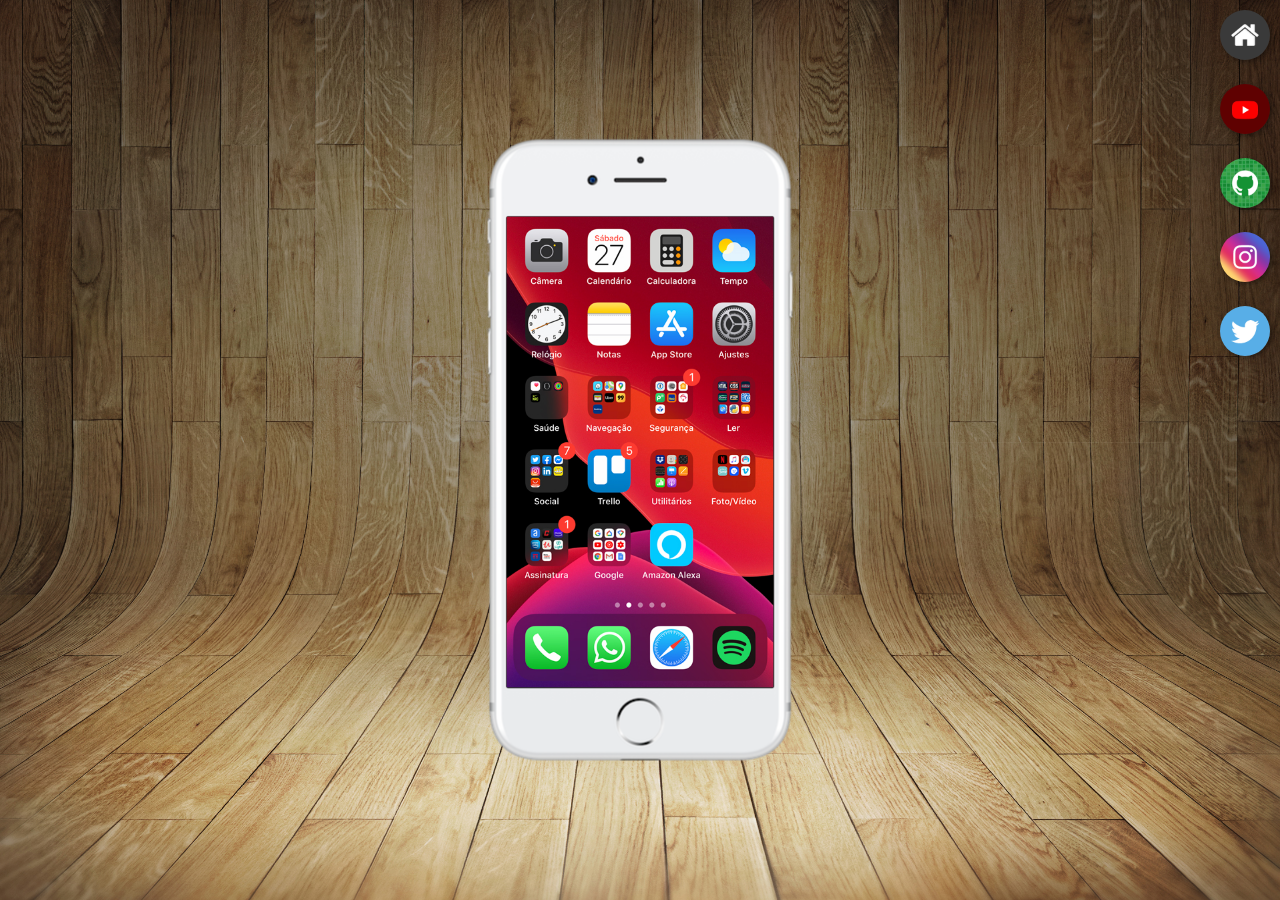
<file: index.html>
<!DOCTYPE html>
<html lang="pt-br">
<head>
    <meta charset="UTF-8">
    <meta name="viewport" content="width=device-width, initial-scale=1.0">
    <link rel="shortcut icon" href="favicon.ico" type="image/x-icon">
    <link rel="stylesheet" href="estilos/style.css">
    <title>Projeto Redes Sociais</title>
</head>
<body>
    <main>
        <section id="telefone">
            <iframe src="home.html" name="tela" id="tela" frameborder="0">
                Seu navegador não é compatível com isso.
            </iframe>
        </section>
        <section id="redes-sociais">
            <a href="home.html" target="tela"><img src="imagens/logo-home.jpg" alt="Home"></a><br>
            <a href="youtube.html" target="tela"><img src="imagens/logo-youtube.jpg" alt="YouTube"></a><br>
            <a href="github.html" target="tela"><img src="imagens/logo-github.jpg" alt="GitHub"></a><br>
            <a href="instagram.html" target="tela"><img src="imagens/logo-instagram.jpg" alt="Instagram"></a><br>
            <a href="twitter.html" target="tela"><img src="imagens/logo-twitter.jpg" alt="Twitter"></a>
        </section>
    </main>
</body>
</html>
</file>
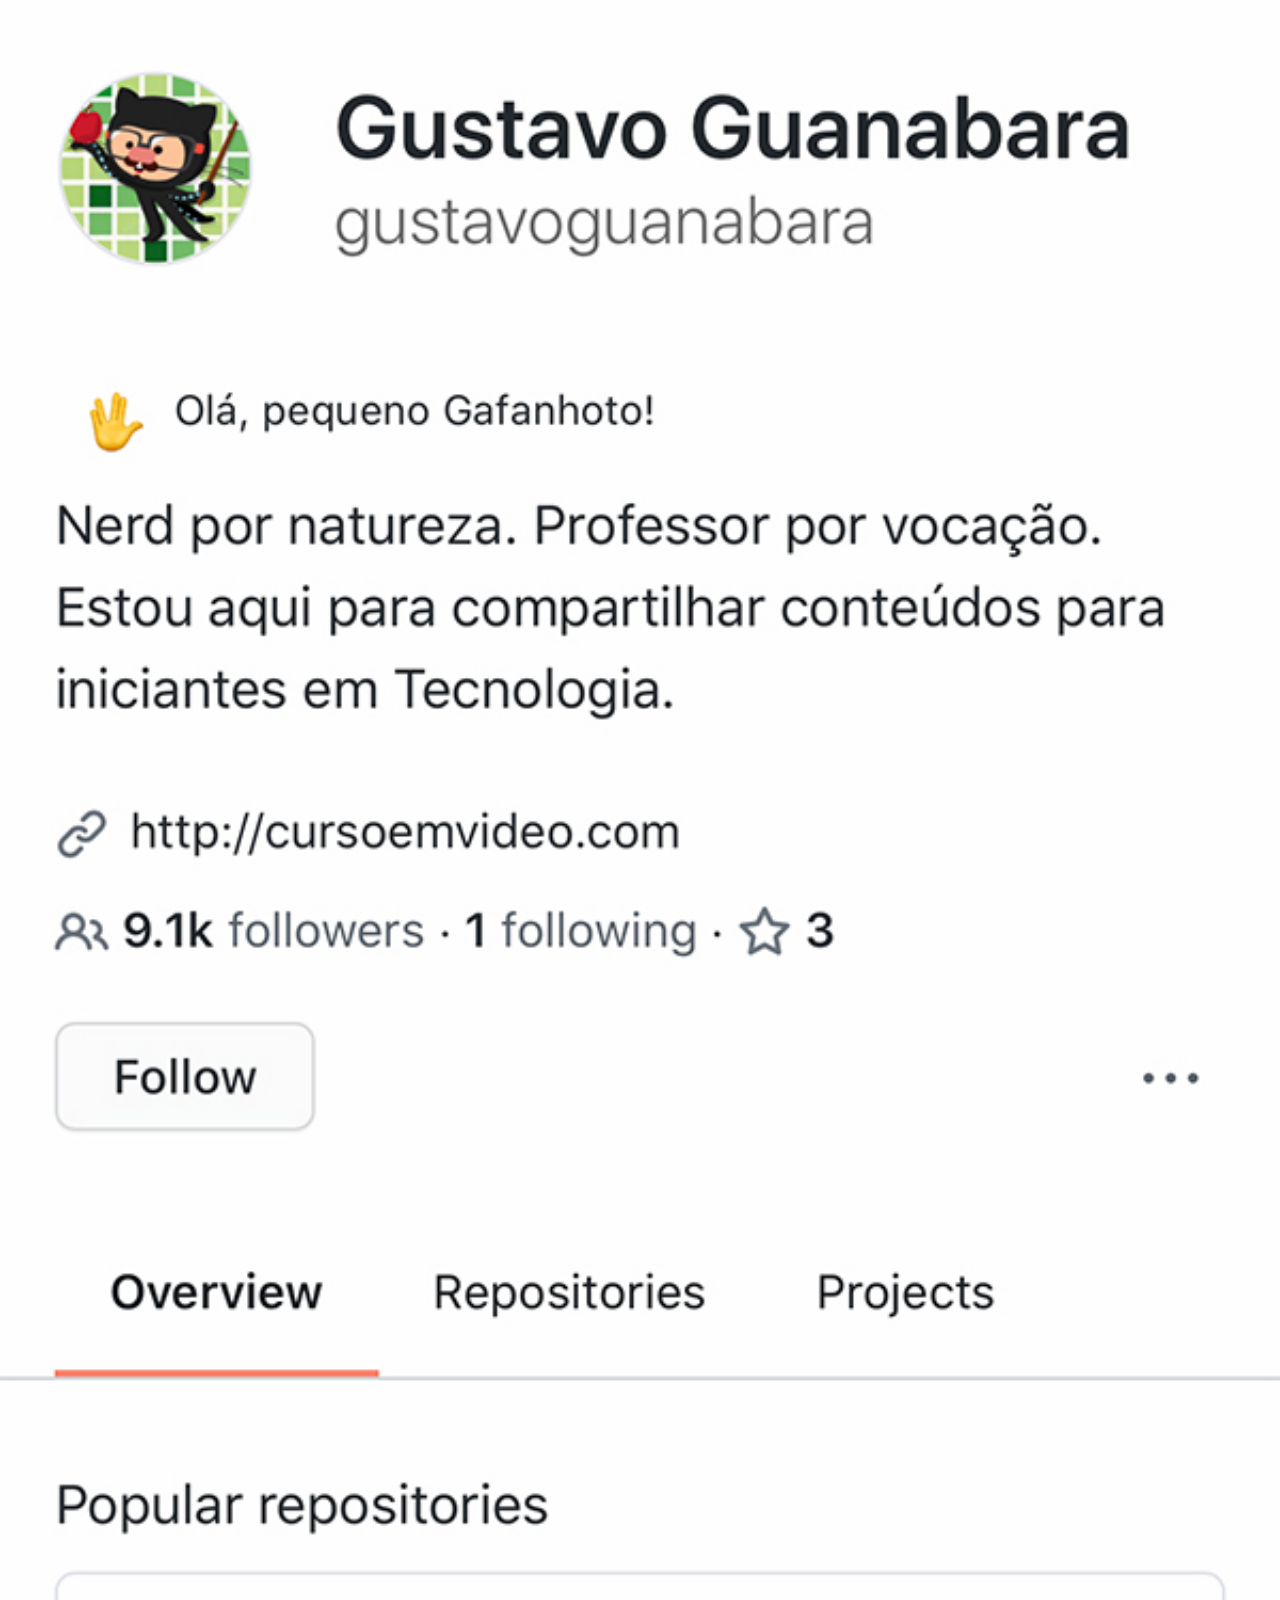
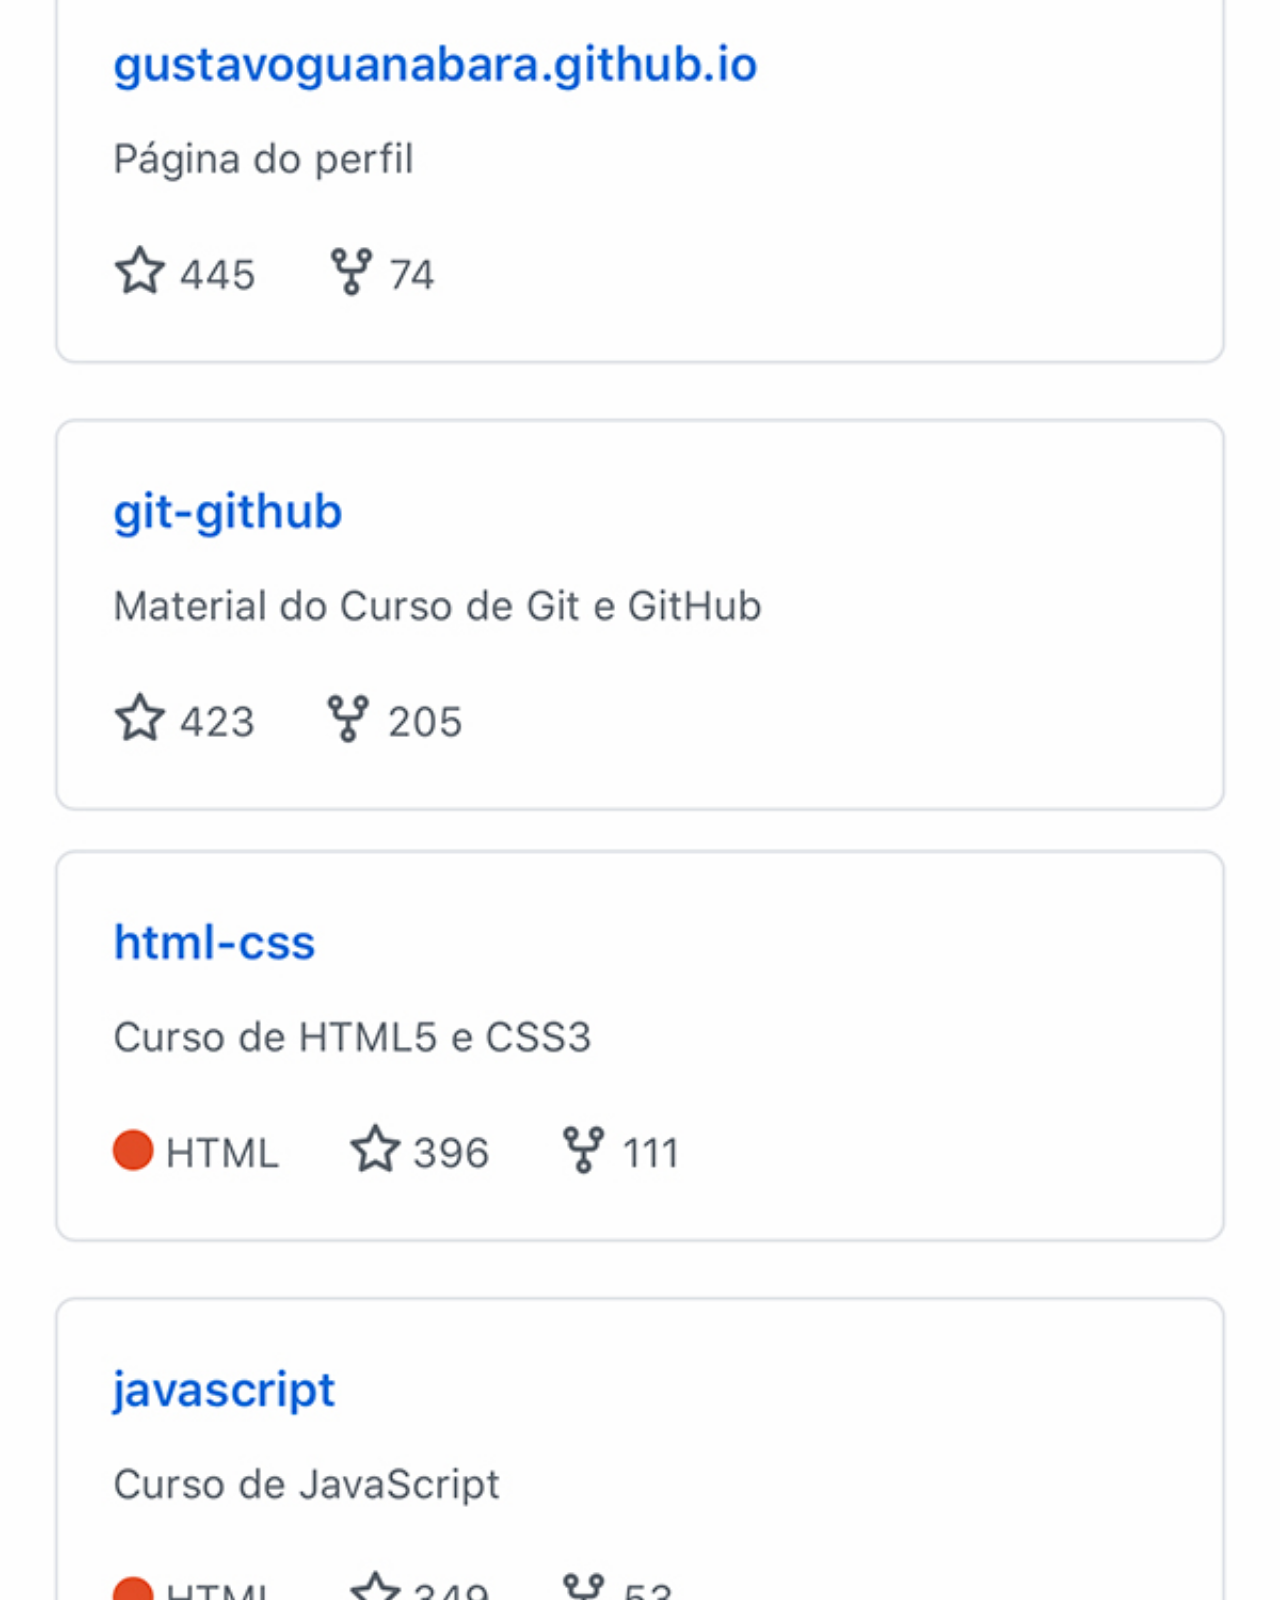
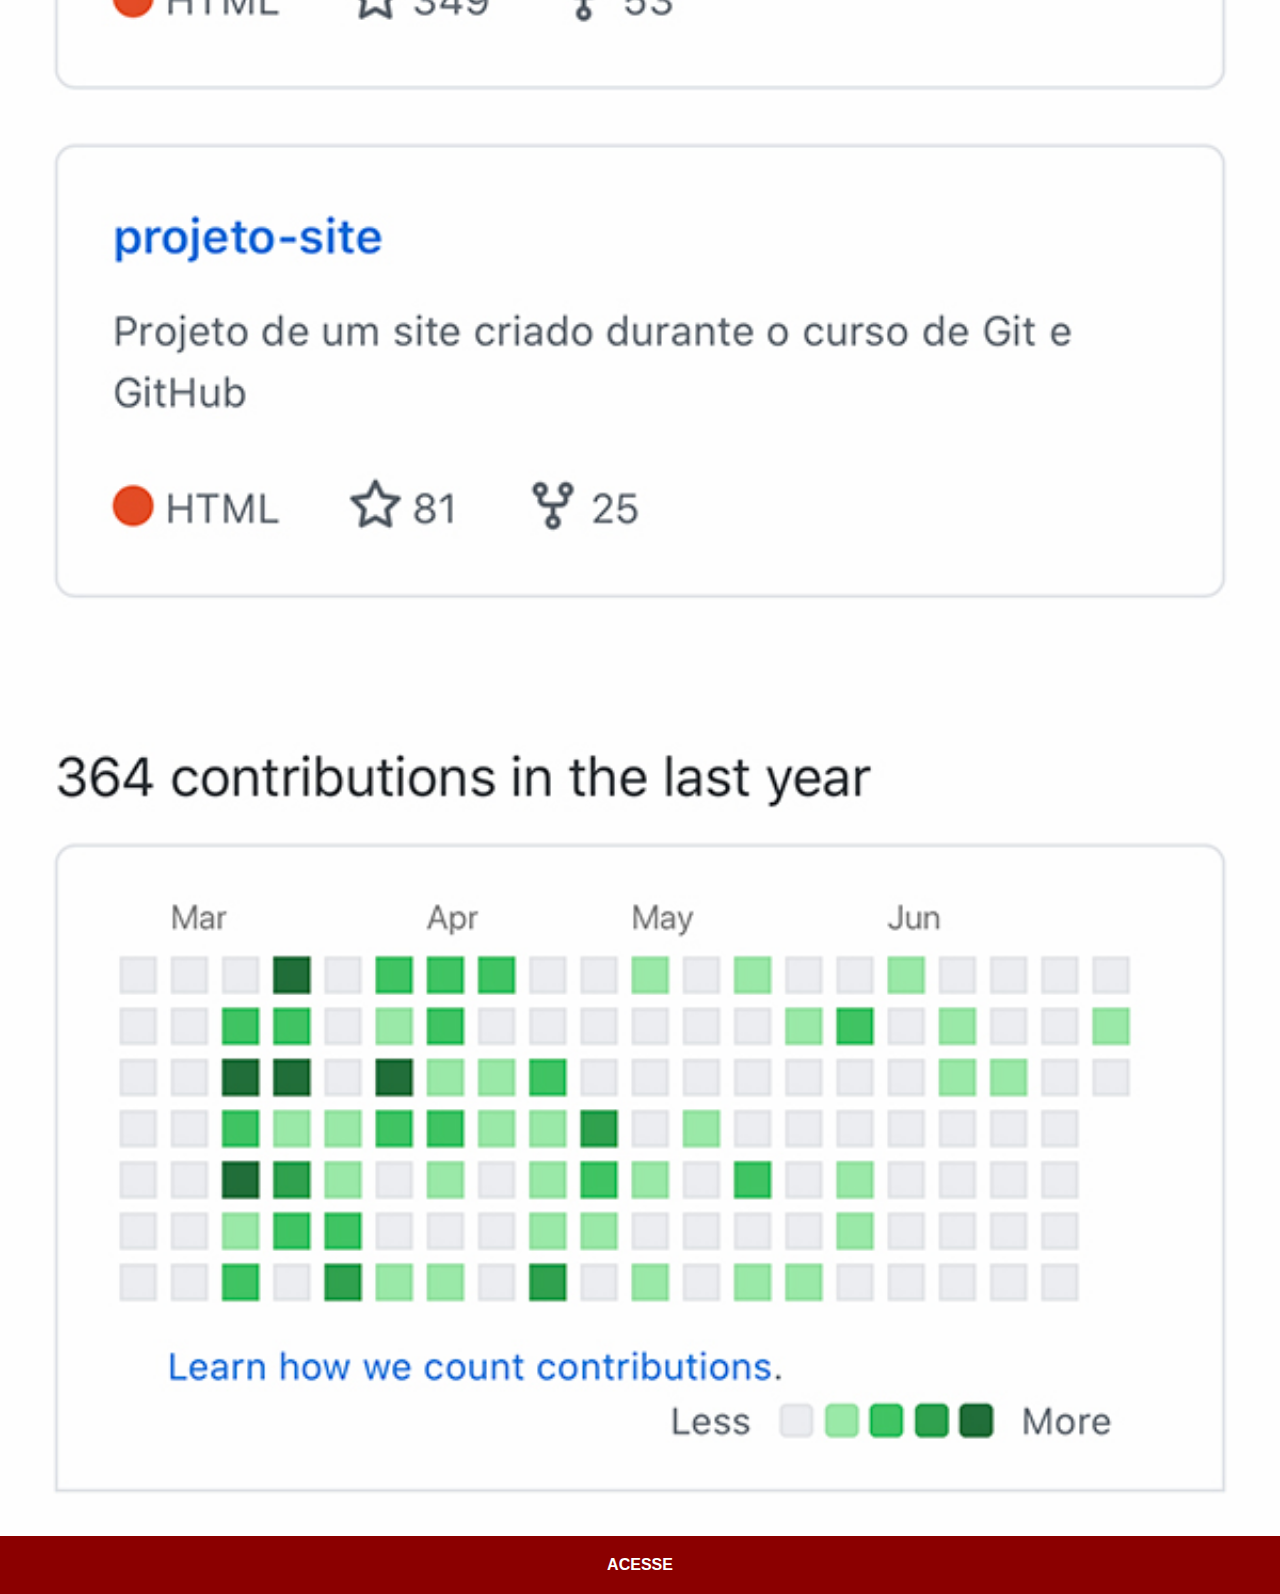
<file: github.html>
<!DOCTYPE html>
<html lang="pt-br">
<head>
    <meta charset="UTF-8">
    <meta name="viewport" content="width=device-width, initial-scale=1.0">
    <title>GitHub</title>
    <link rel="stylesheet" href="estilos/social.css">
</head>
<body>
    <img src="imagens/tela-github.jpg" alt="GitHub">
    <a href="https://github.com/gustavoguanabara/" target="_blank">ACESSE</a>
</body>
</html>
</file>
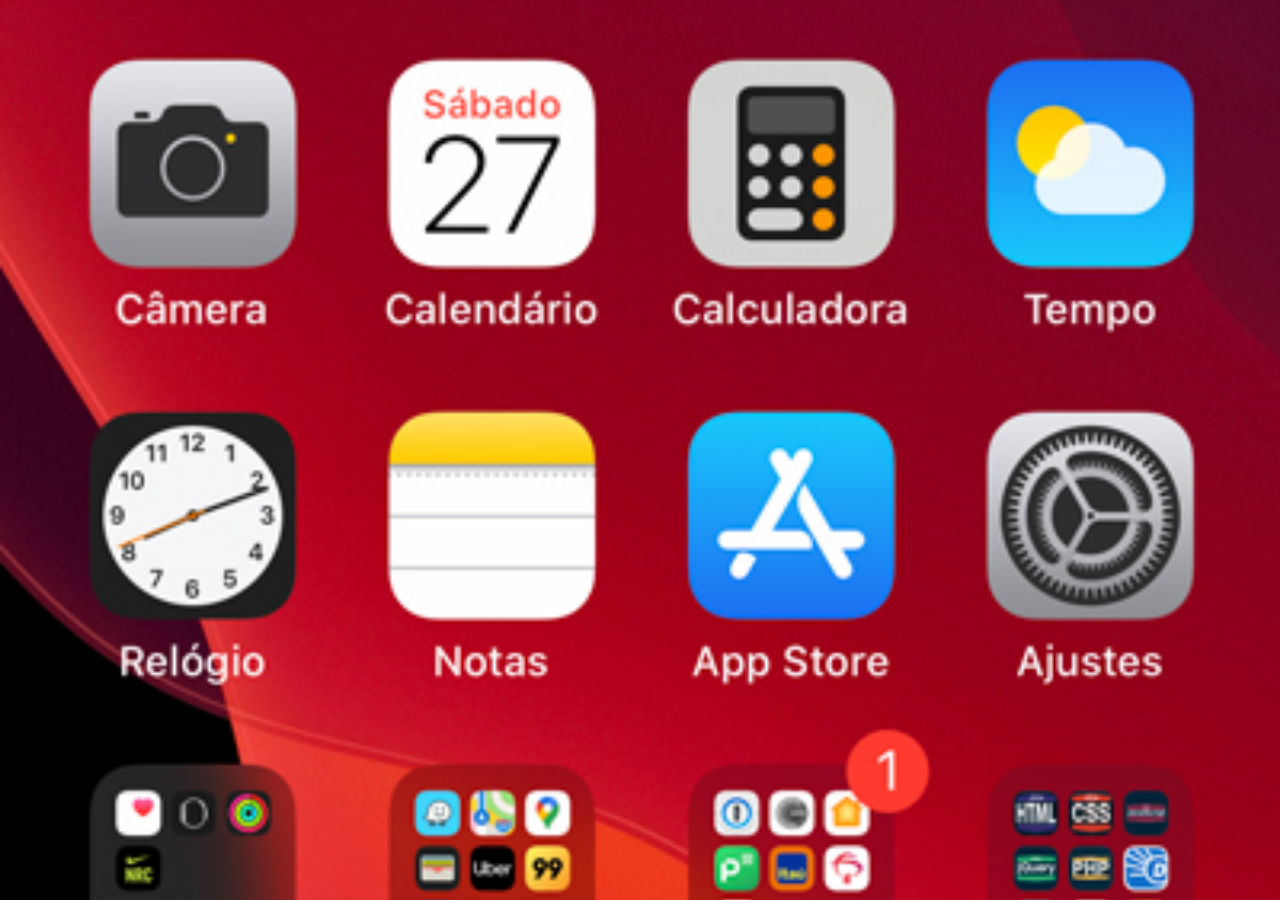
<file: home.html>
<!DOCTYPE html>
<html lang="pt-br">
<head>
    <meta charset="UTF-8">
    <meta name="viewport" content="width=device-width, initial-scale=1.0">
    <title>Home</title>
</head>
    <style>
        * {
            margin: 0px;
            padding: 0px;
        }

        body {
            width: 100vw;
            height: 100vh;
            background: black url('imagens/tela-home.jpg')no-repeat top center;
            background-size: cover; /*para cobrir o tamanho do frime */
            
        }
    </style>

<body>
    
</body>
</html>
</file>
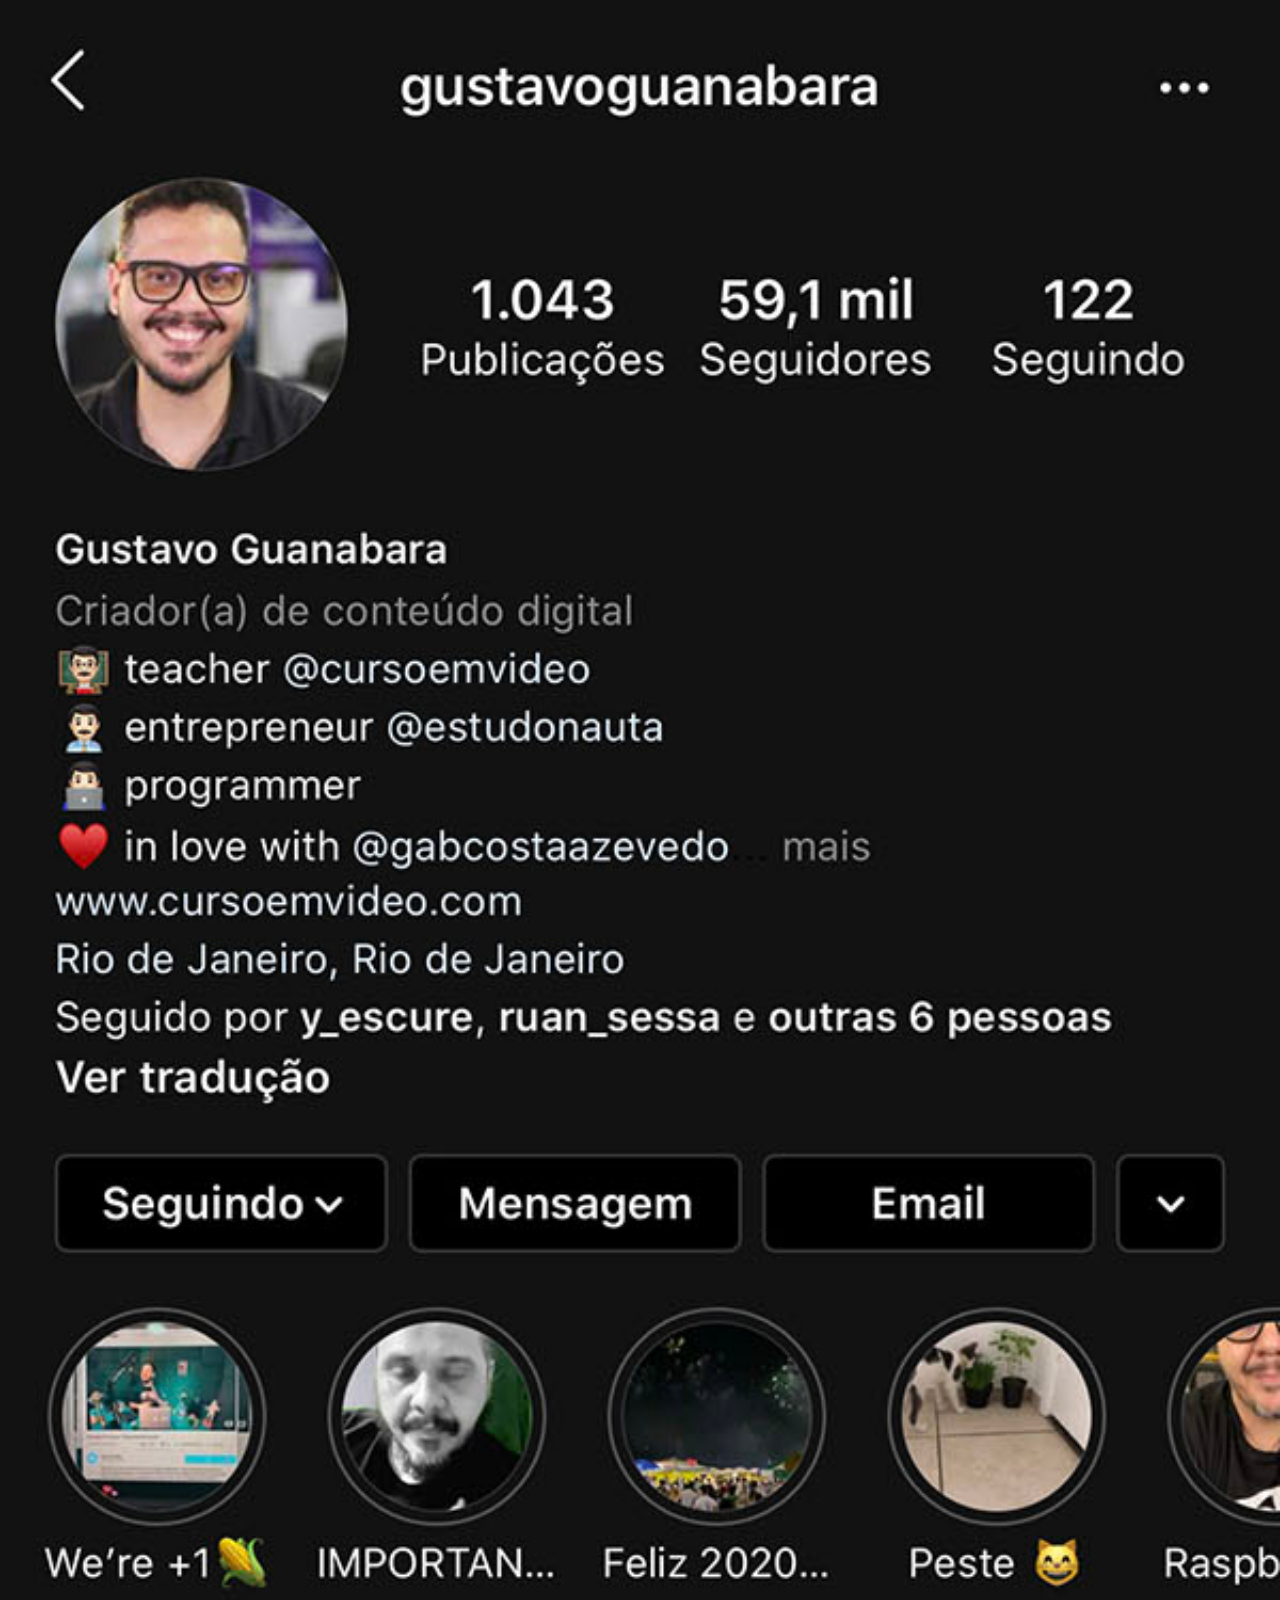
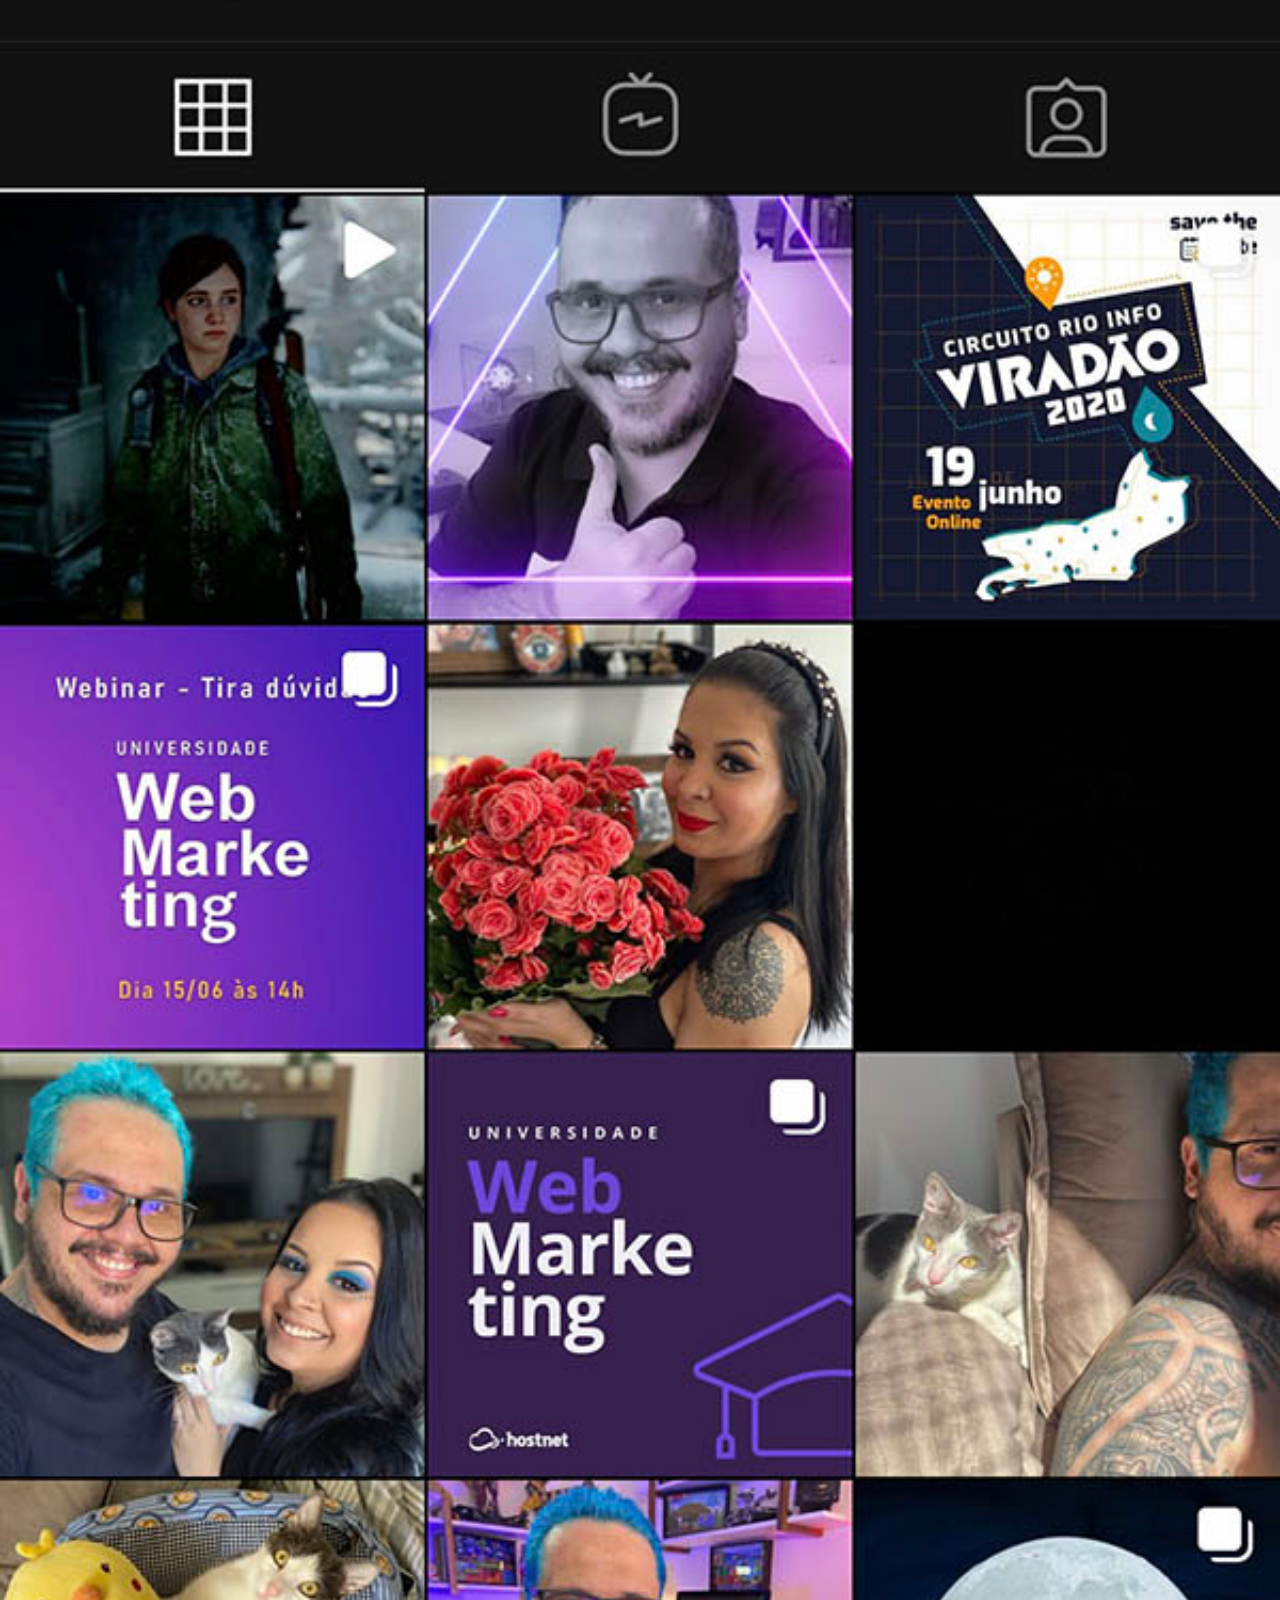
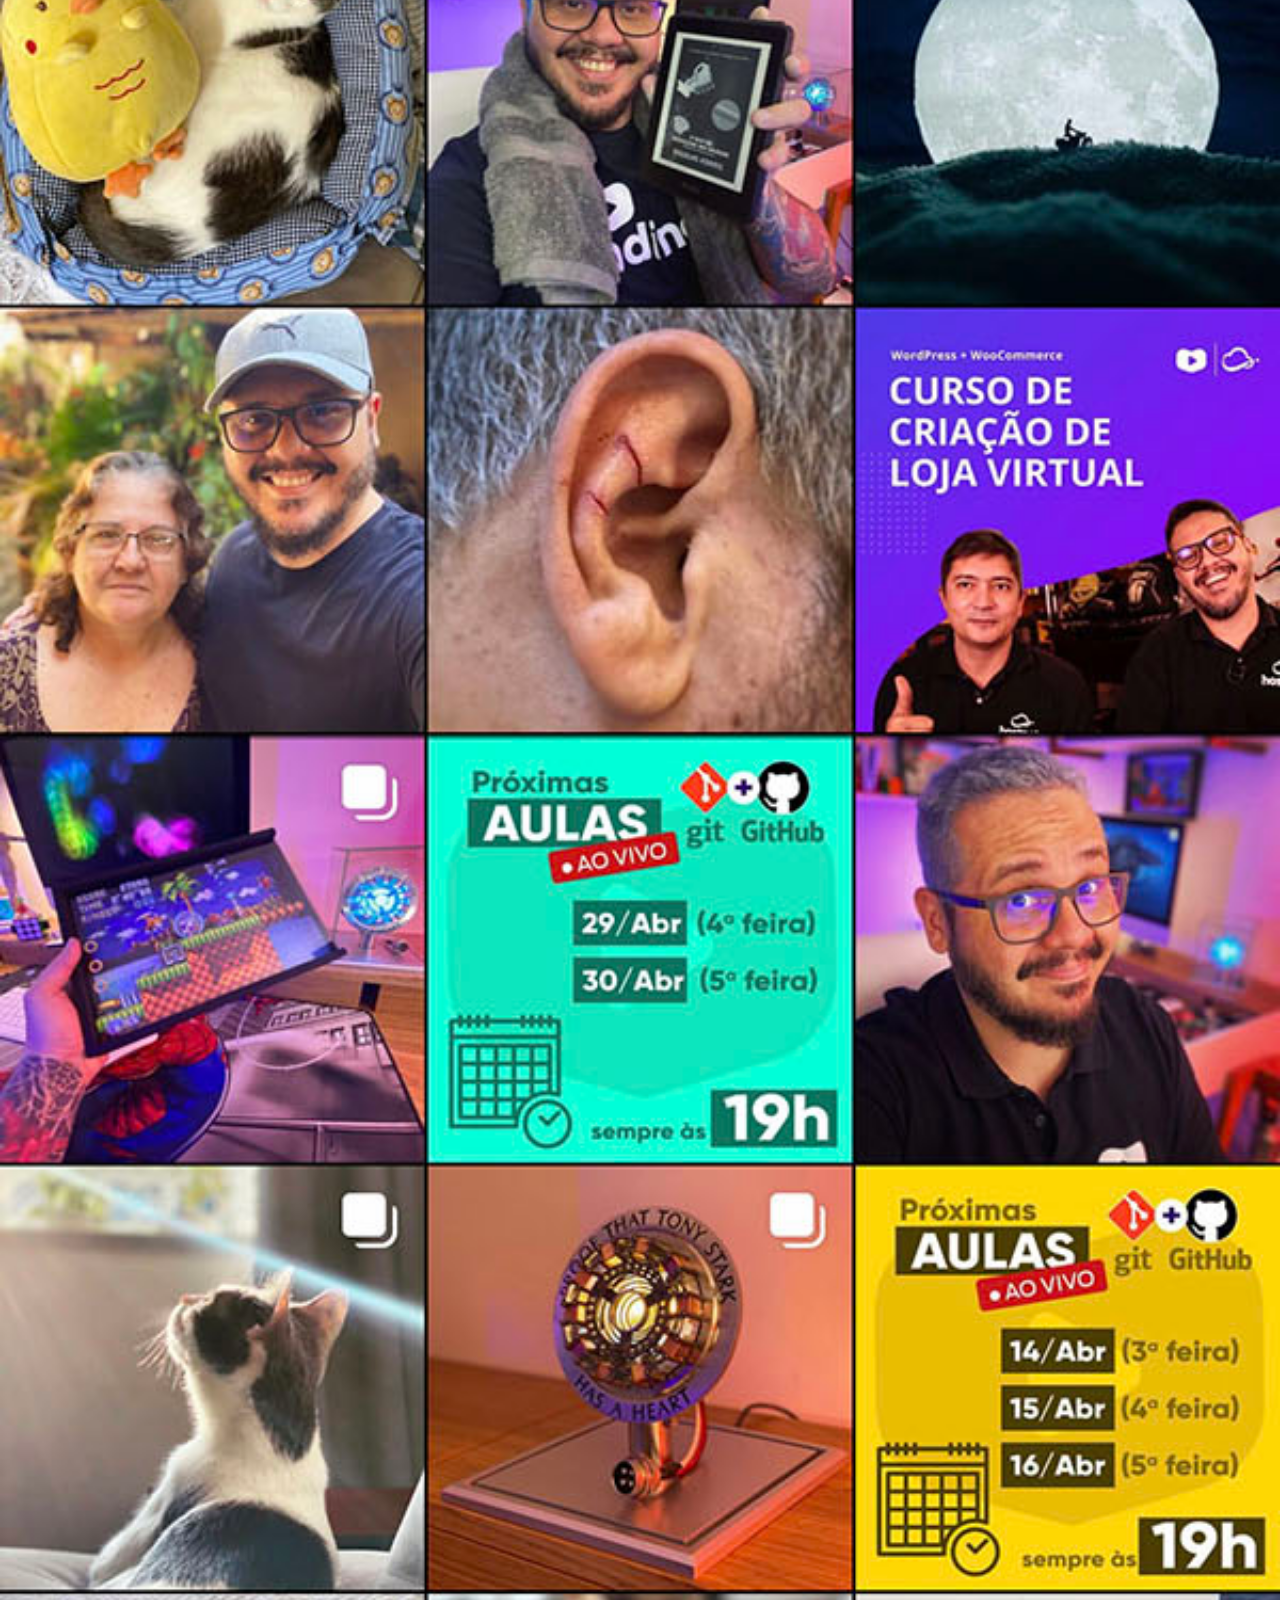
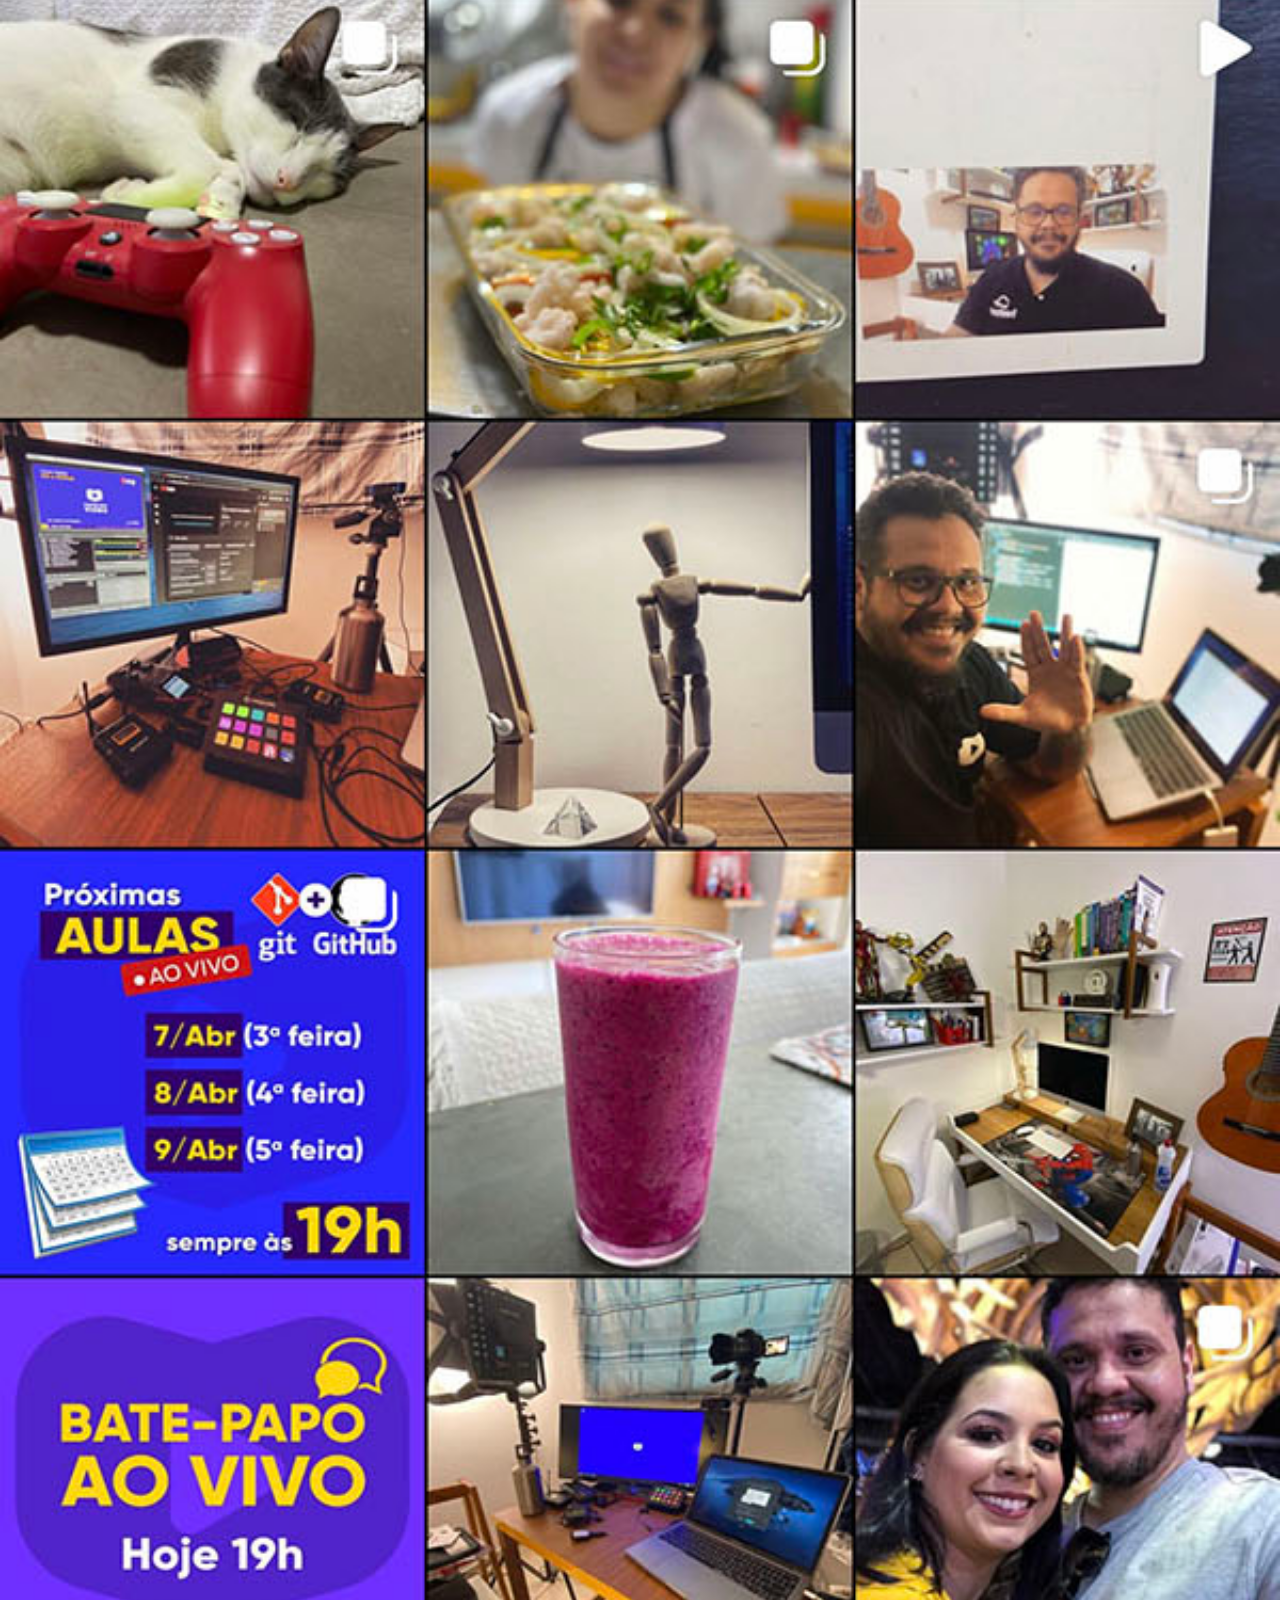
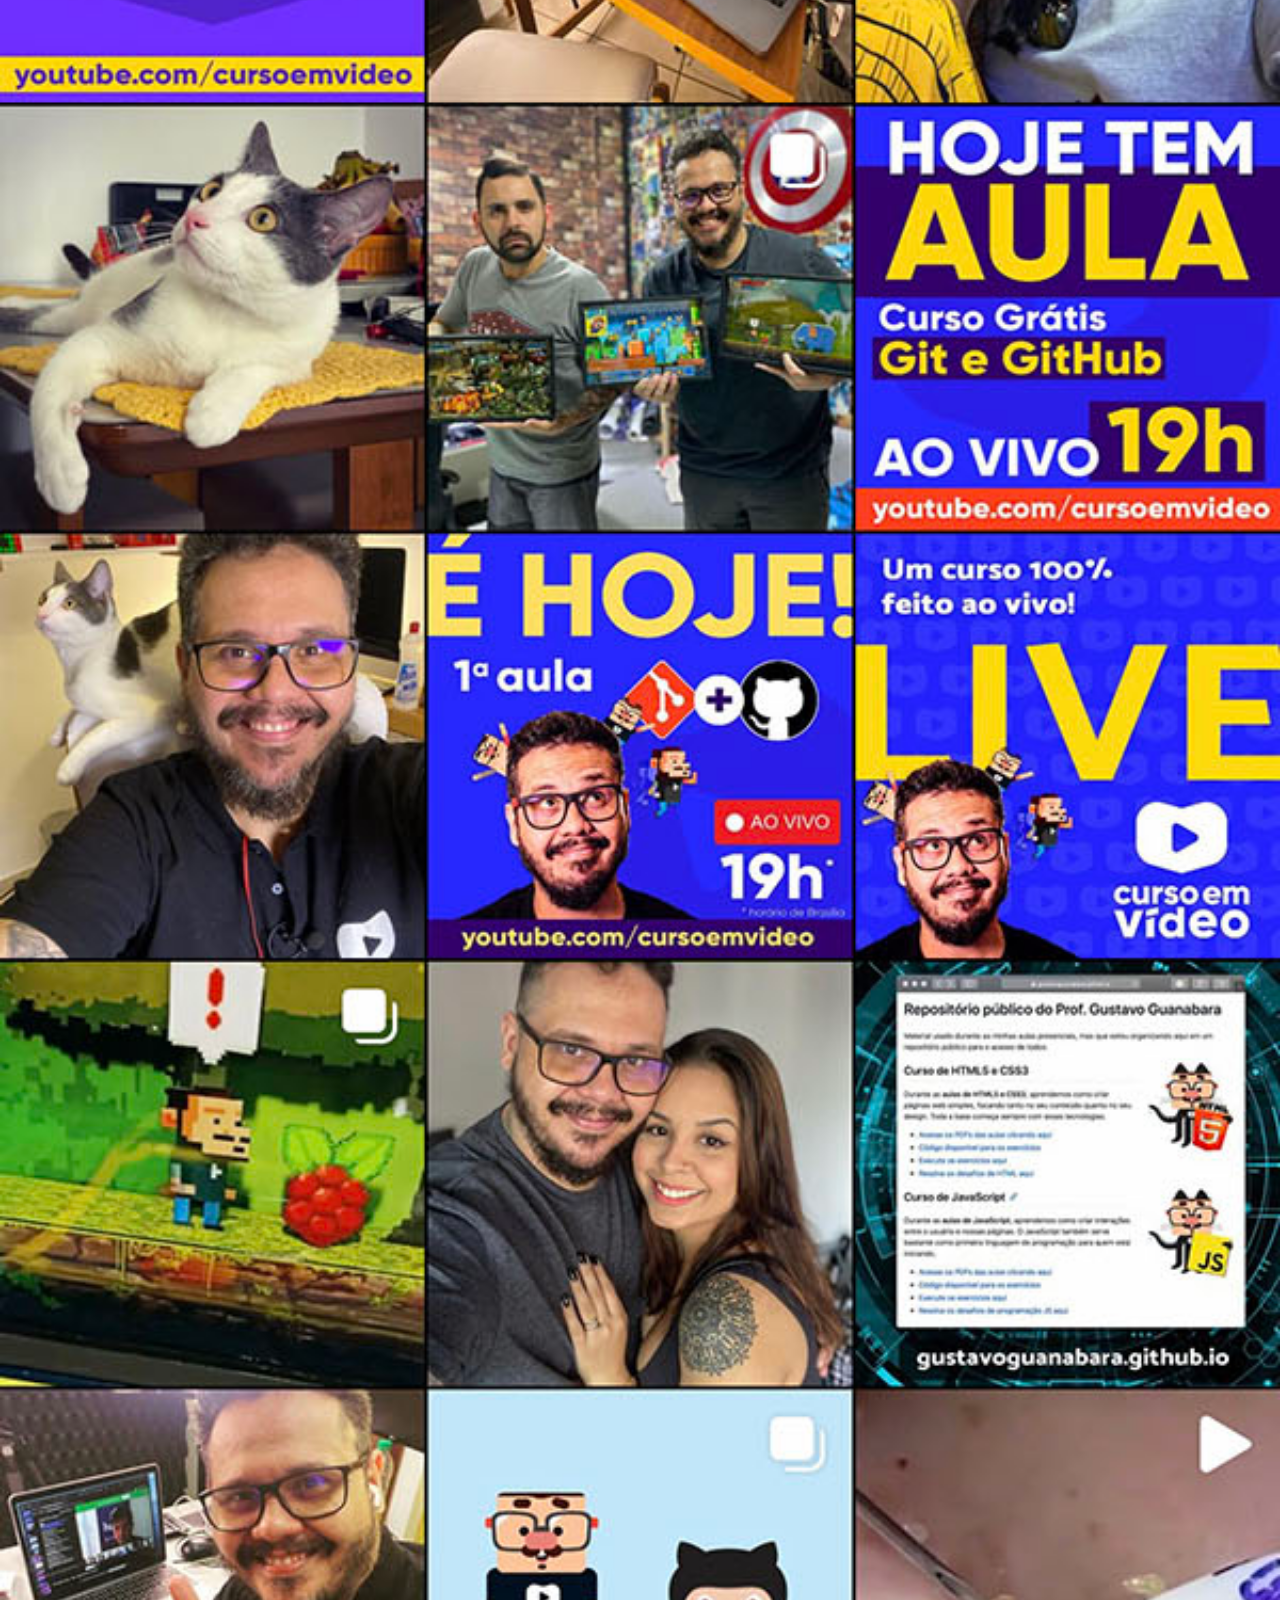
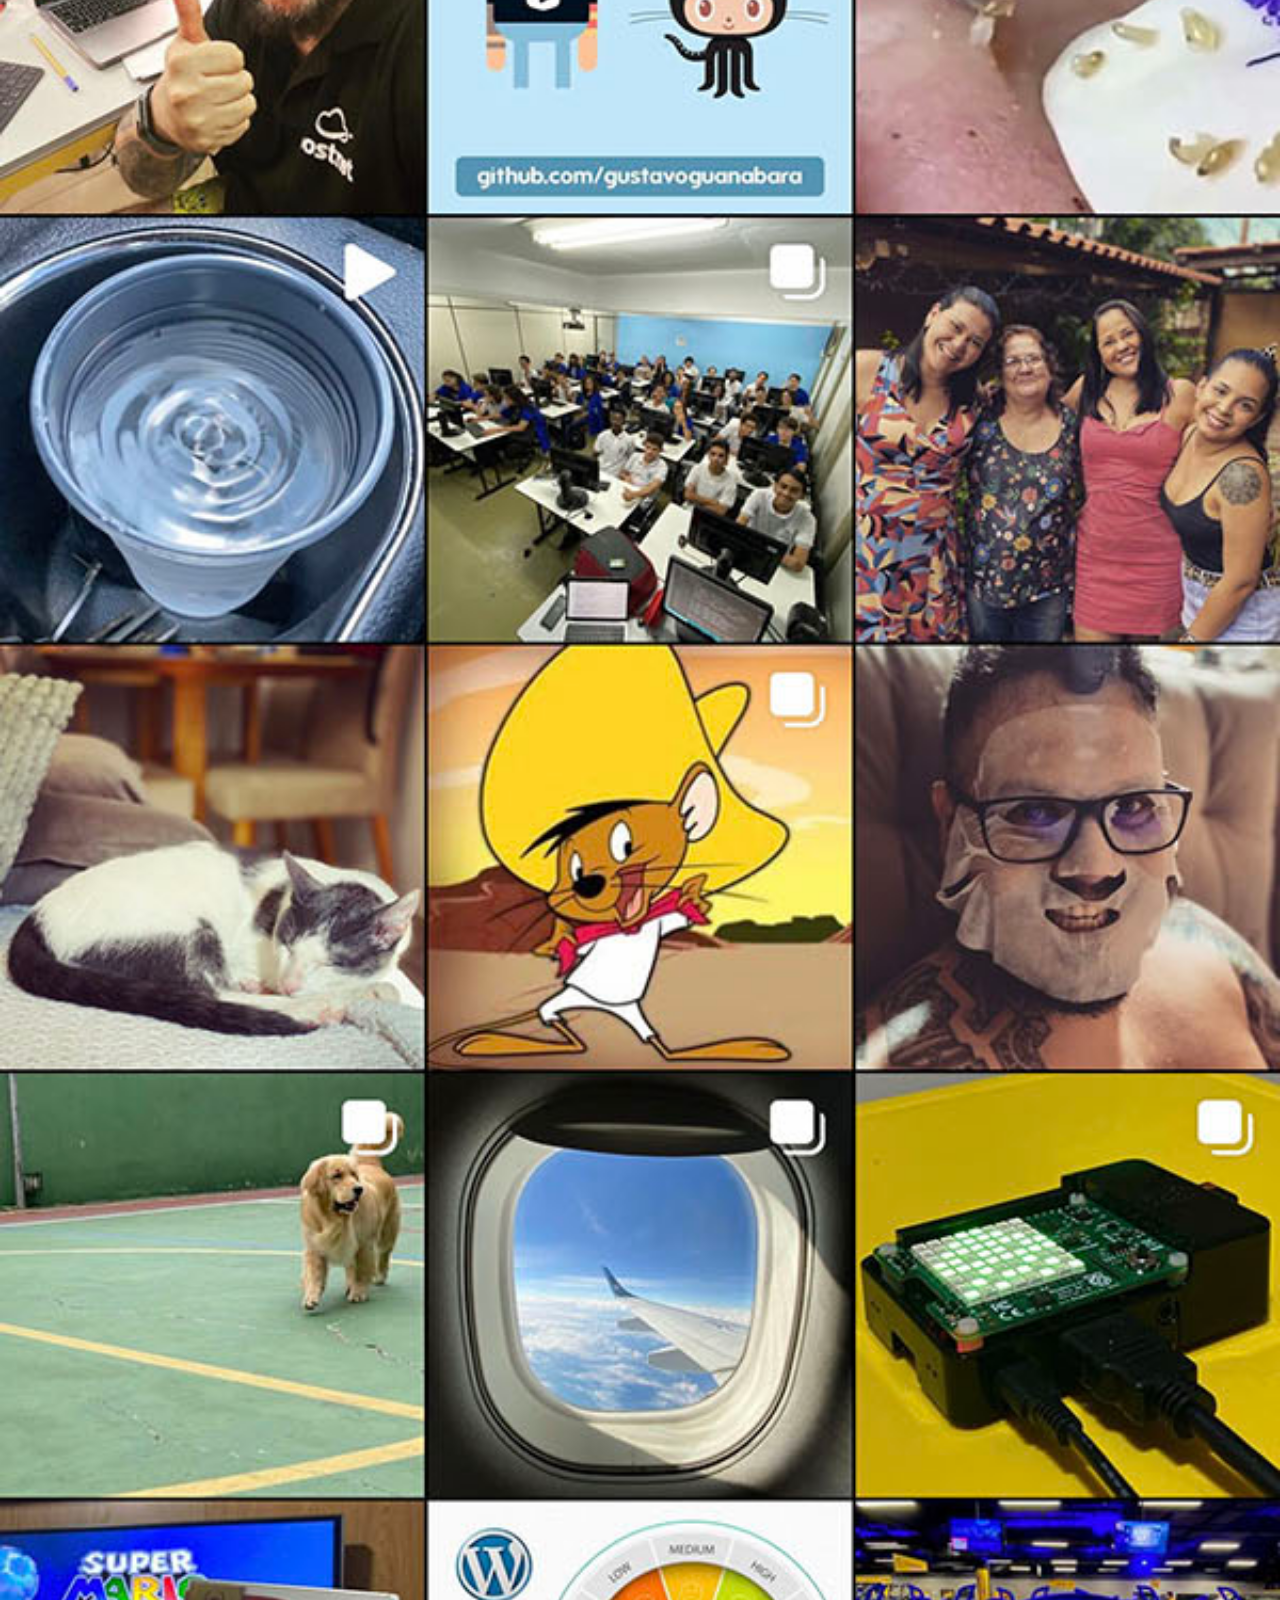
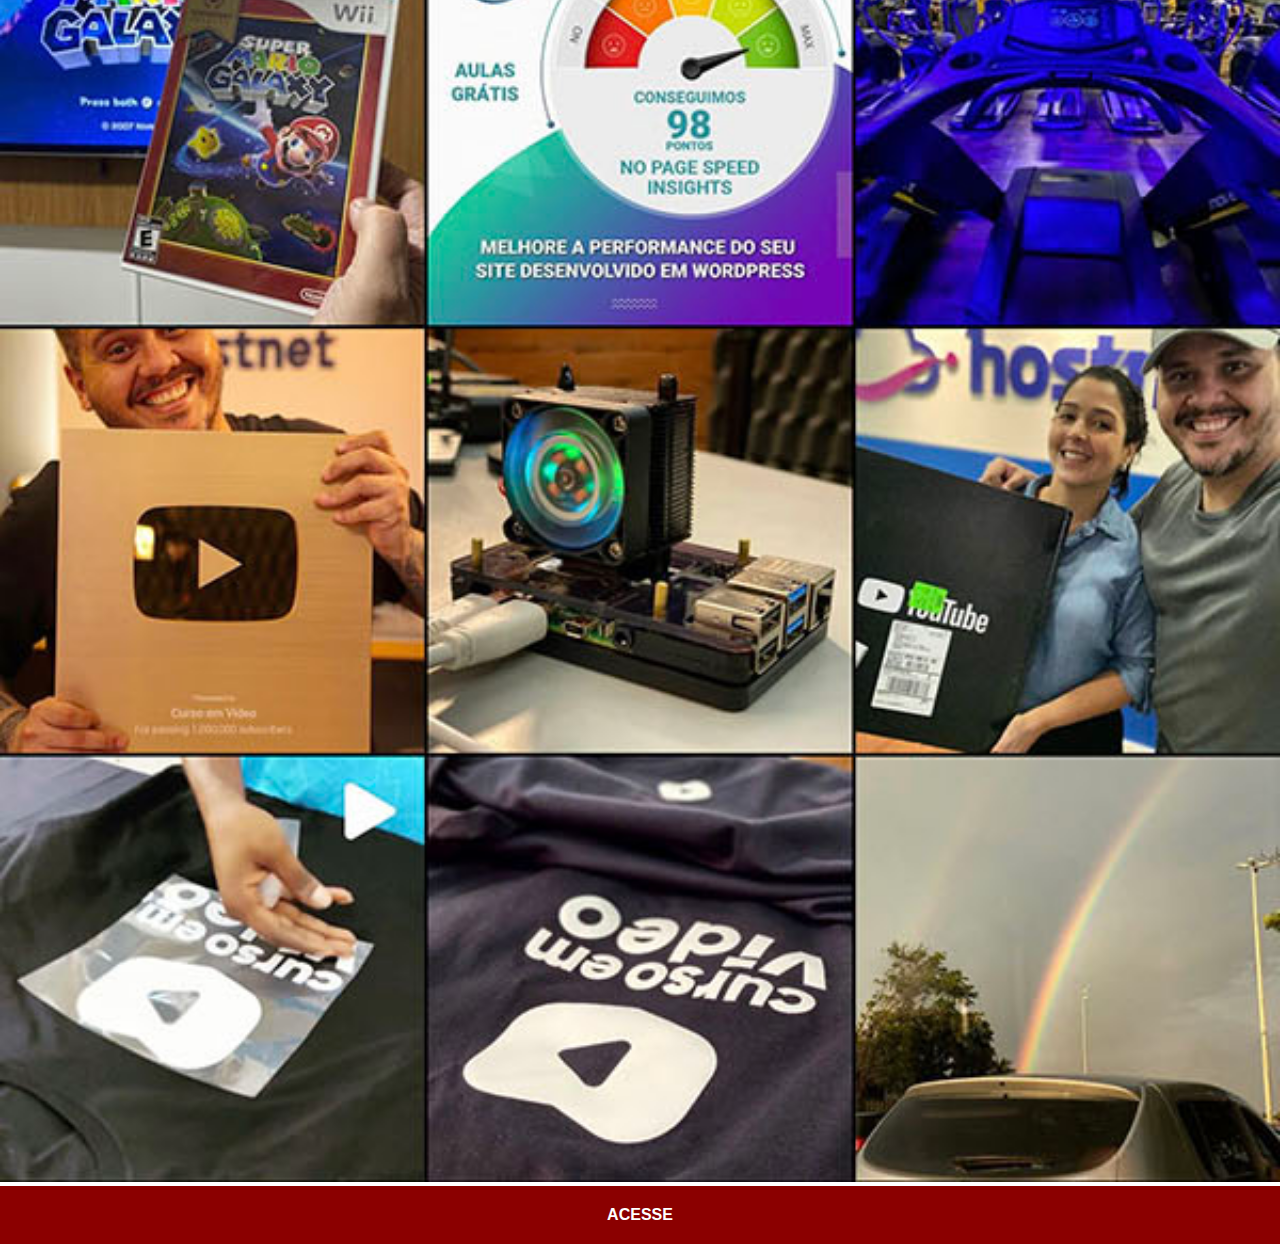
<file: instagram.html>
<!DOCTYPE html>
<html lang="pt-br">
<head>
    <meta charset="UTF-8">
    <meta name="viewport" content="width=device-width, initial-scale=1.0">
    <title>Instagram</title>
    <link rel="stylesheet" href="estilos/social.css">
</head>
<body>
    <img src="imagens/tela-instagram.jpg" alt="Instagram">
    <a href="https://www.instagram.com/gustavoguanabara/" target="_blank">ACESSE</a>
</body>
</html>
</file>
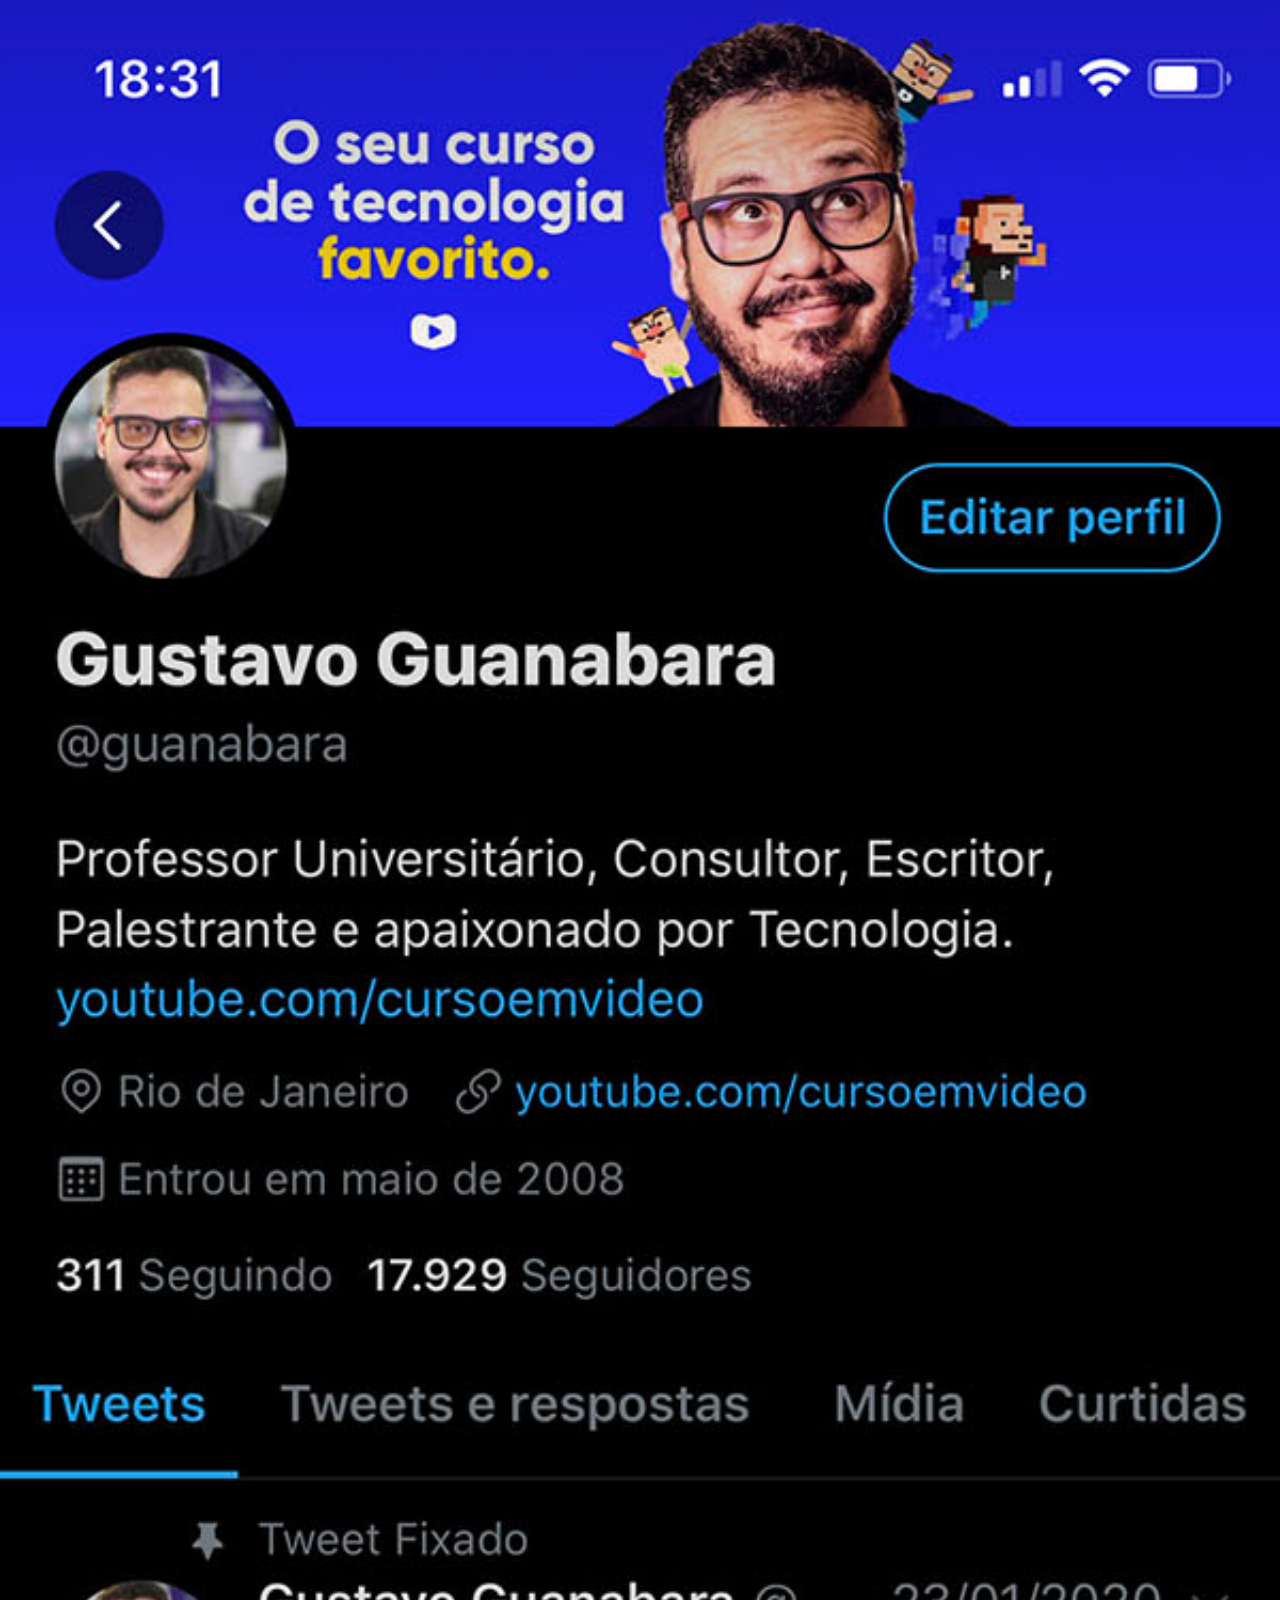
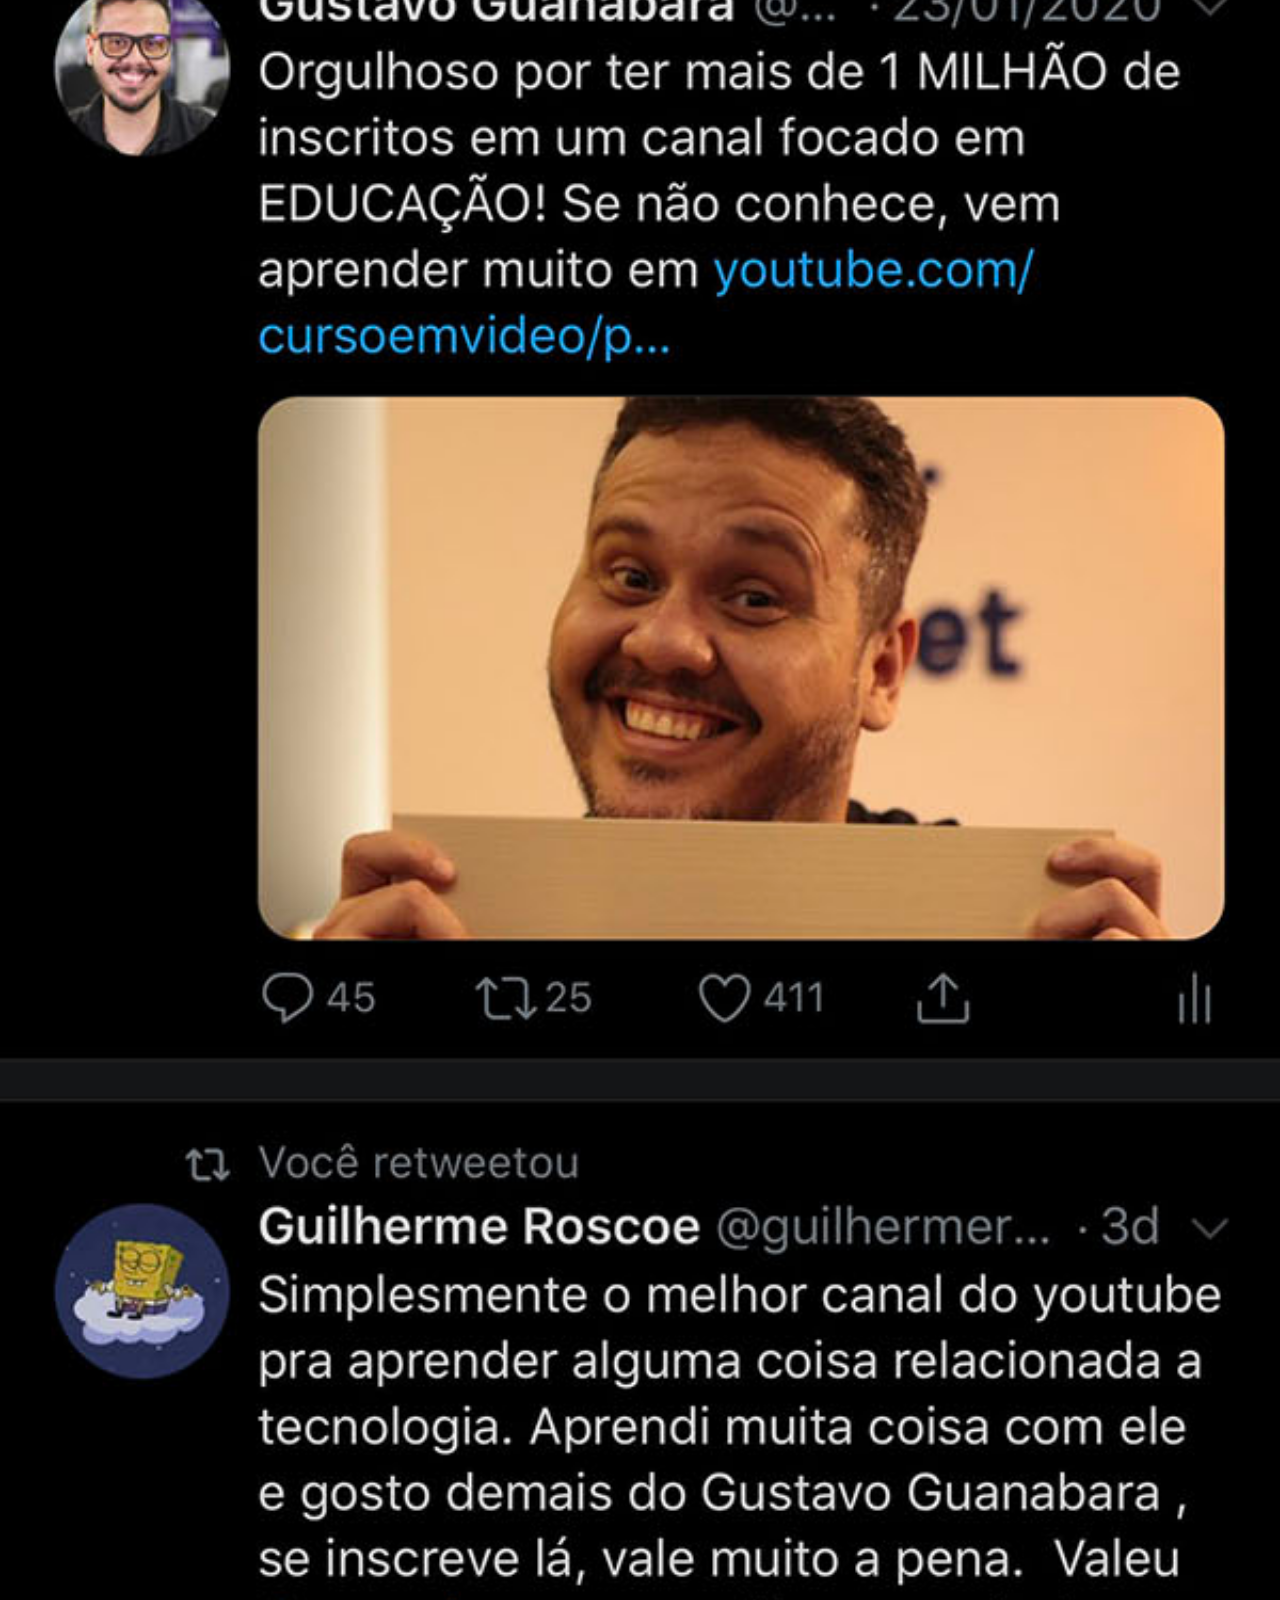
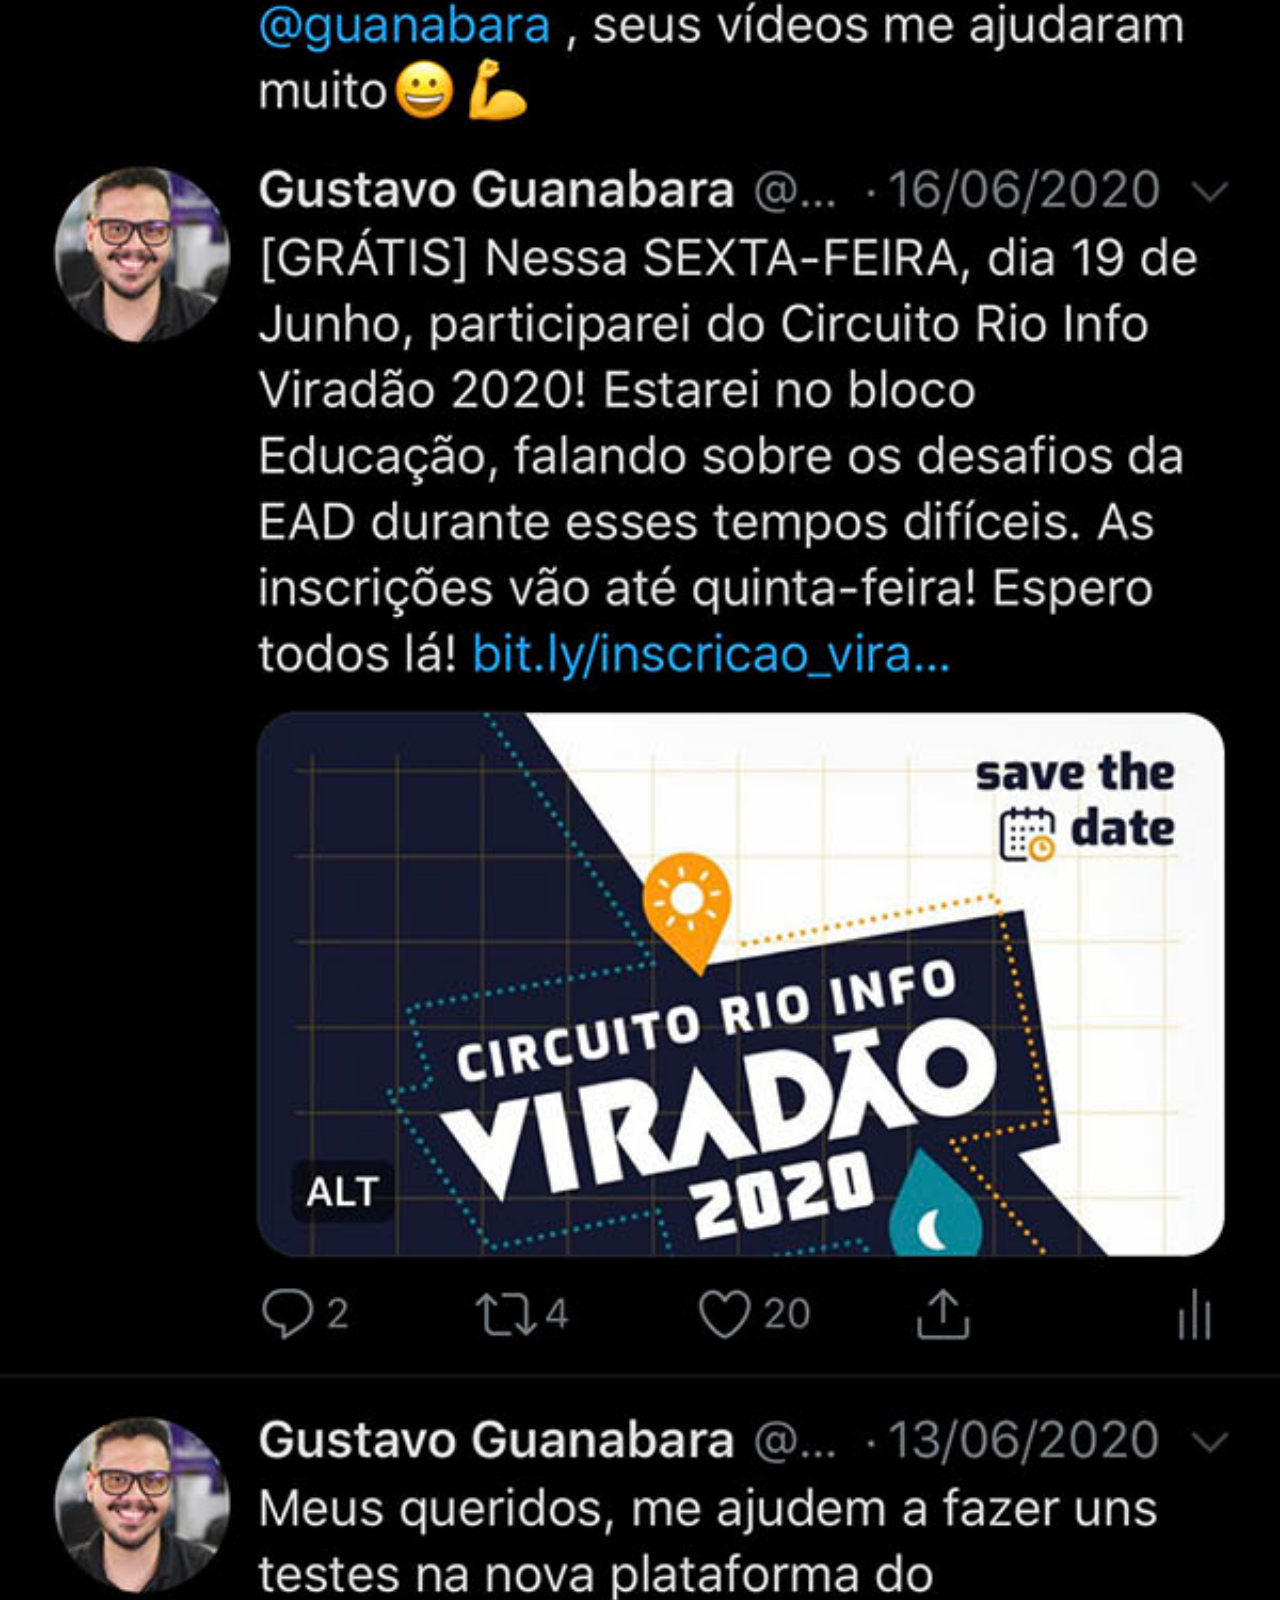
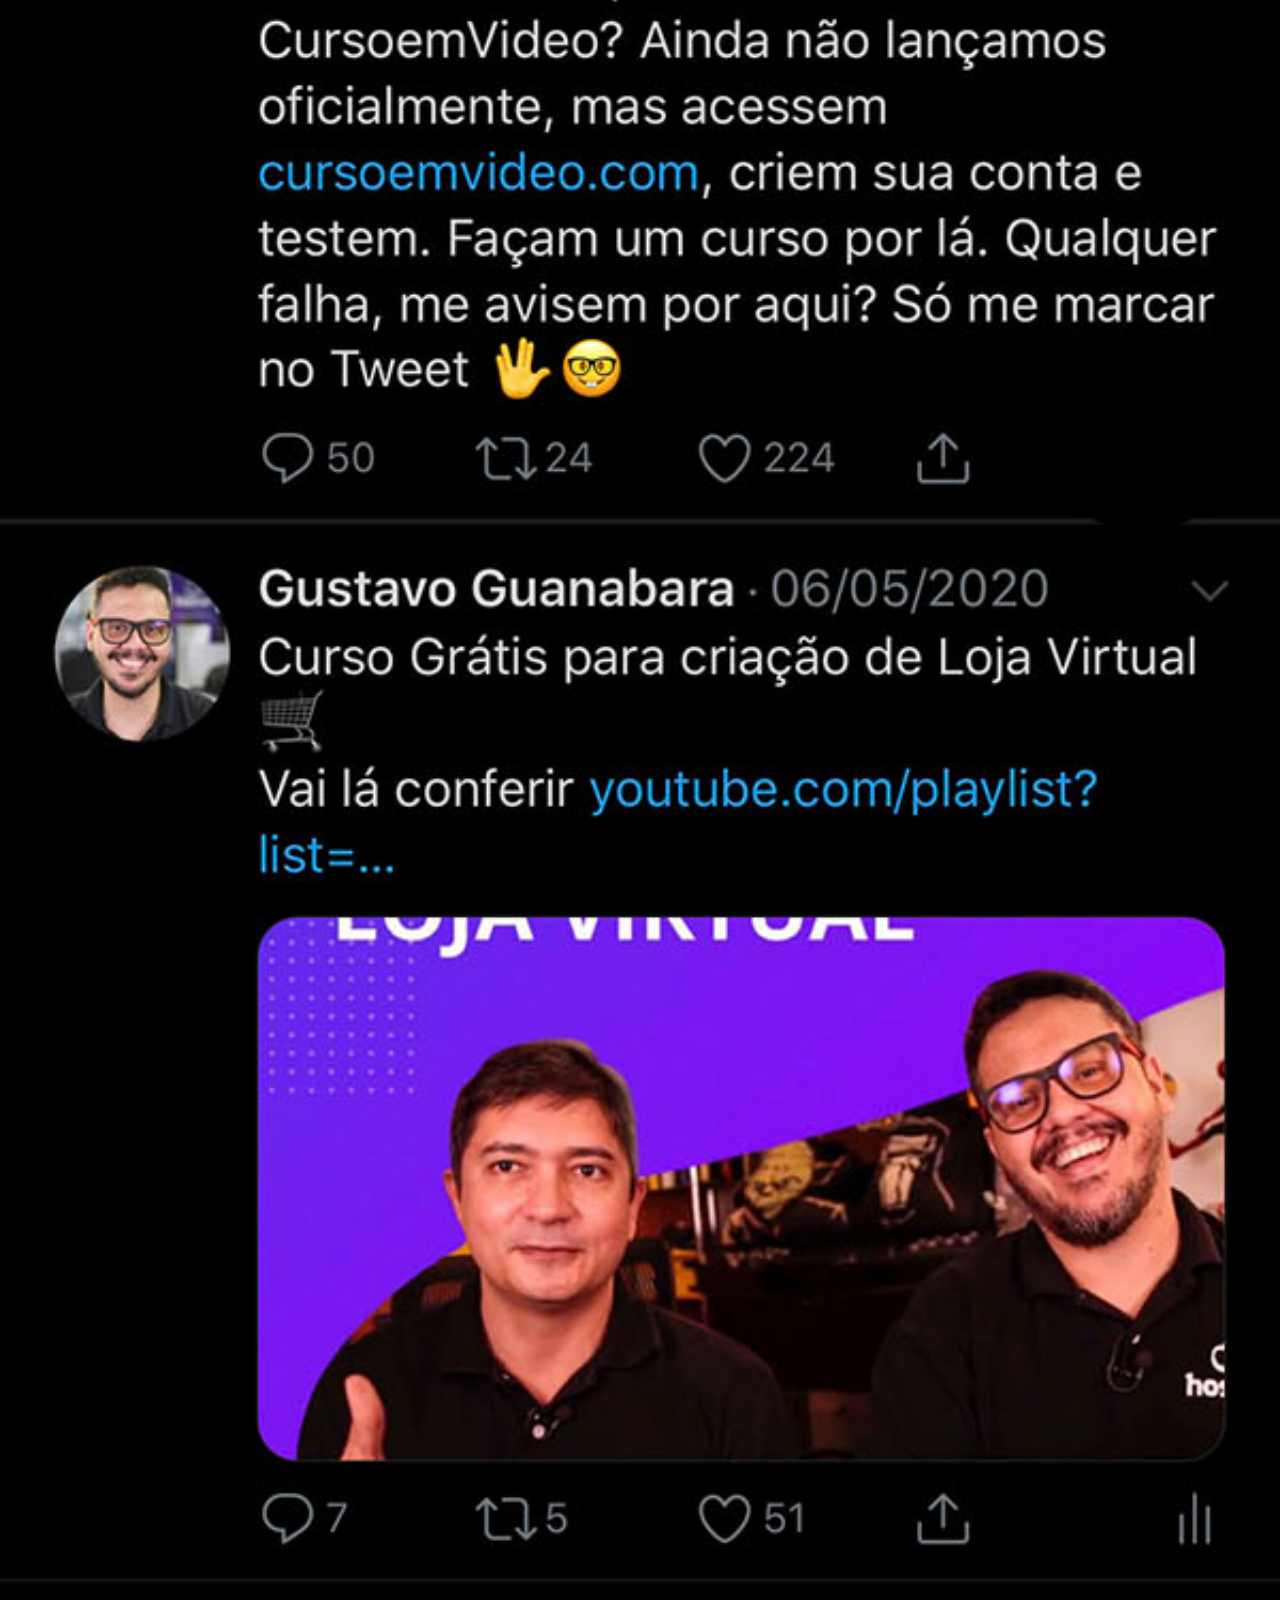
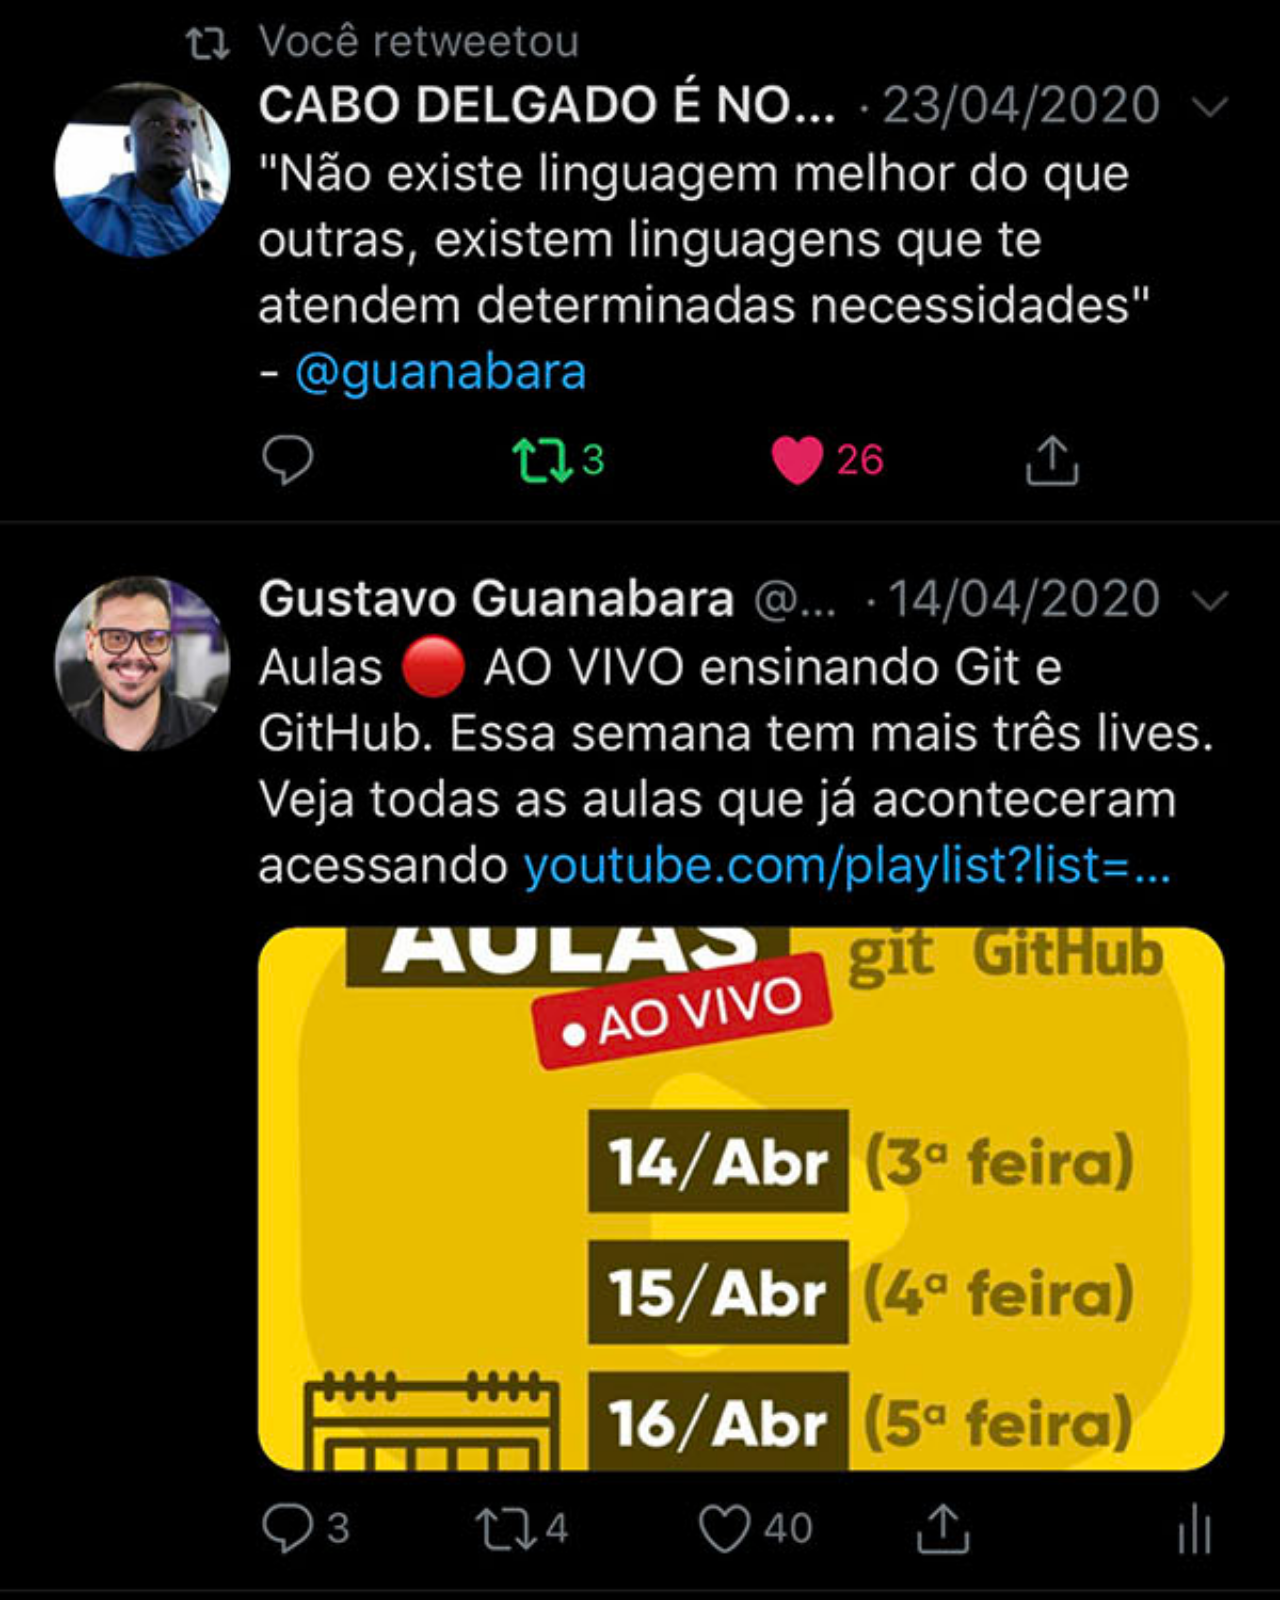
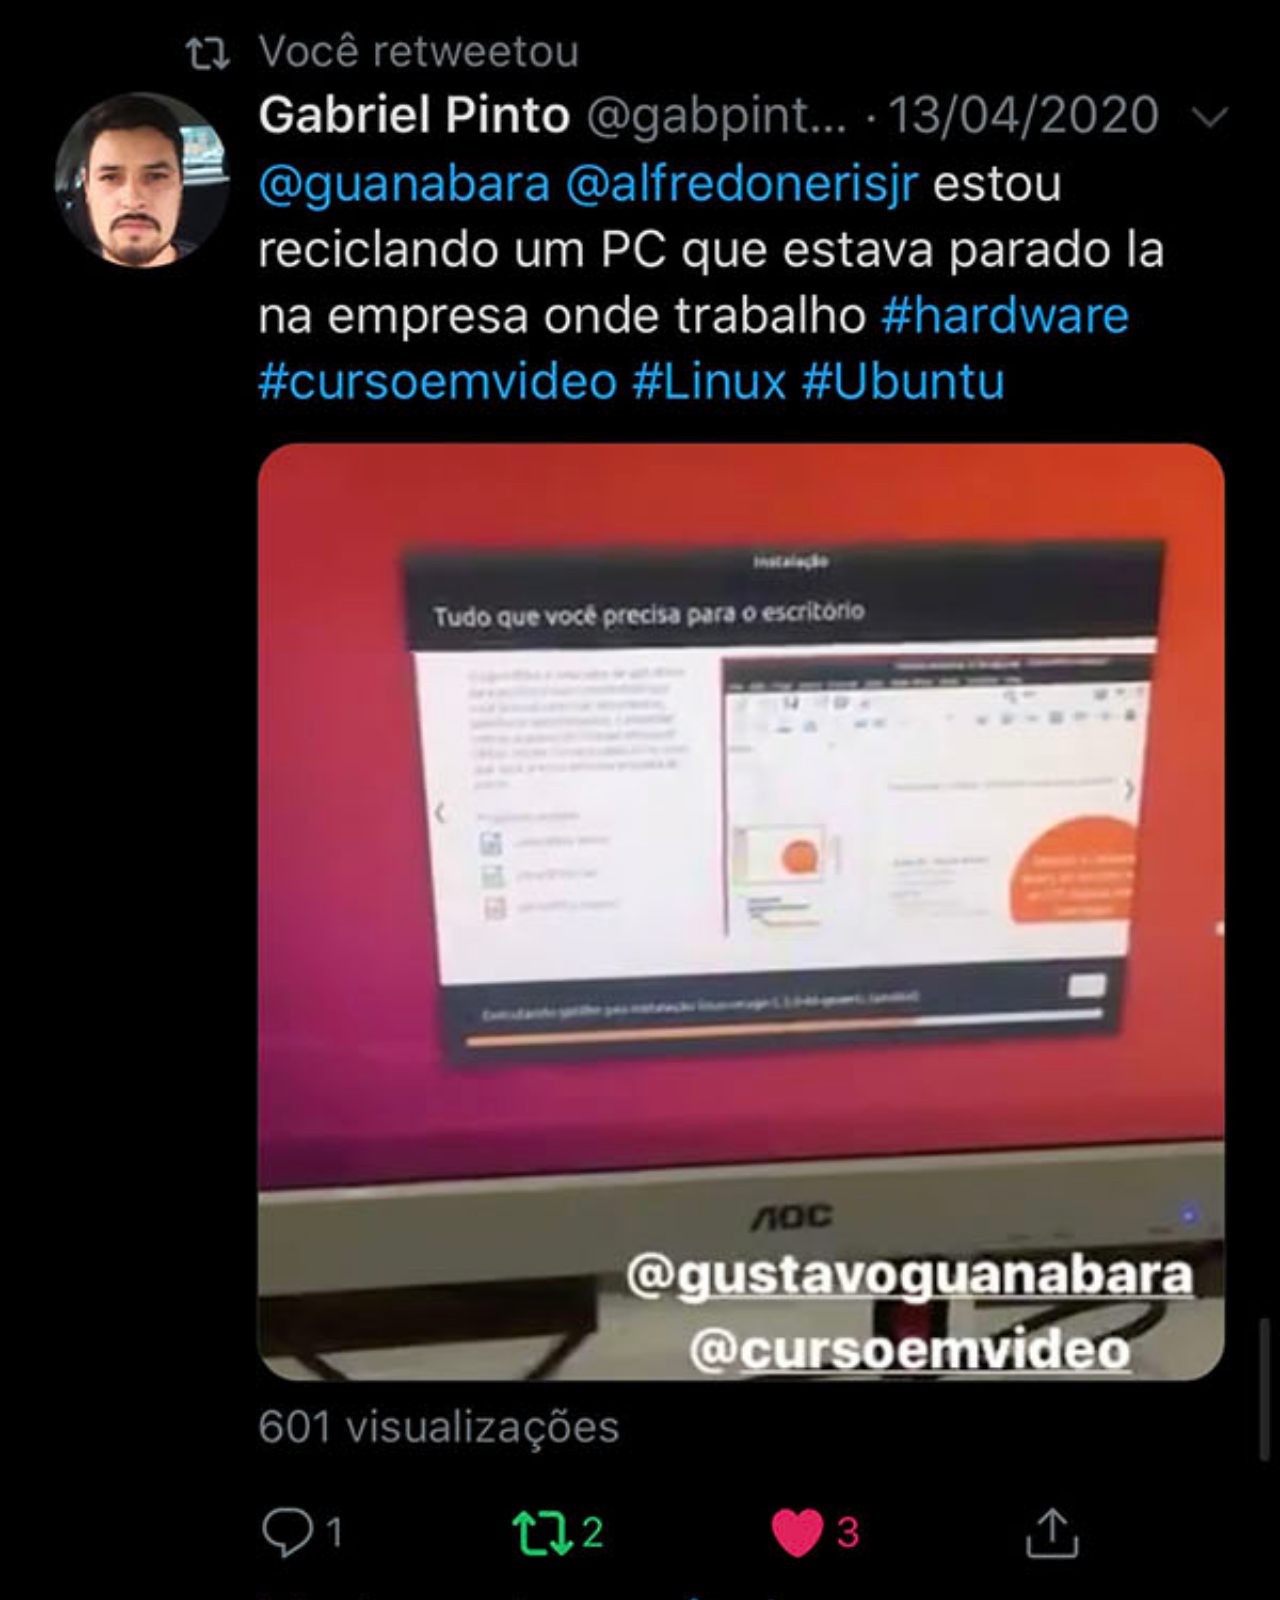
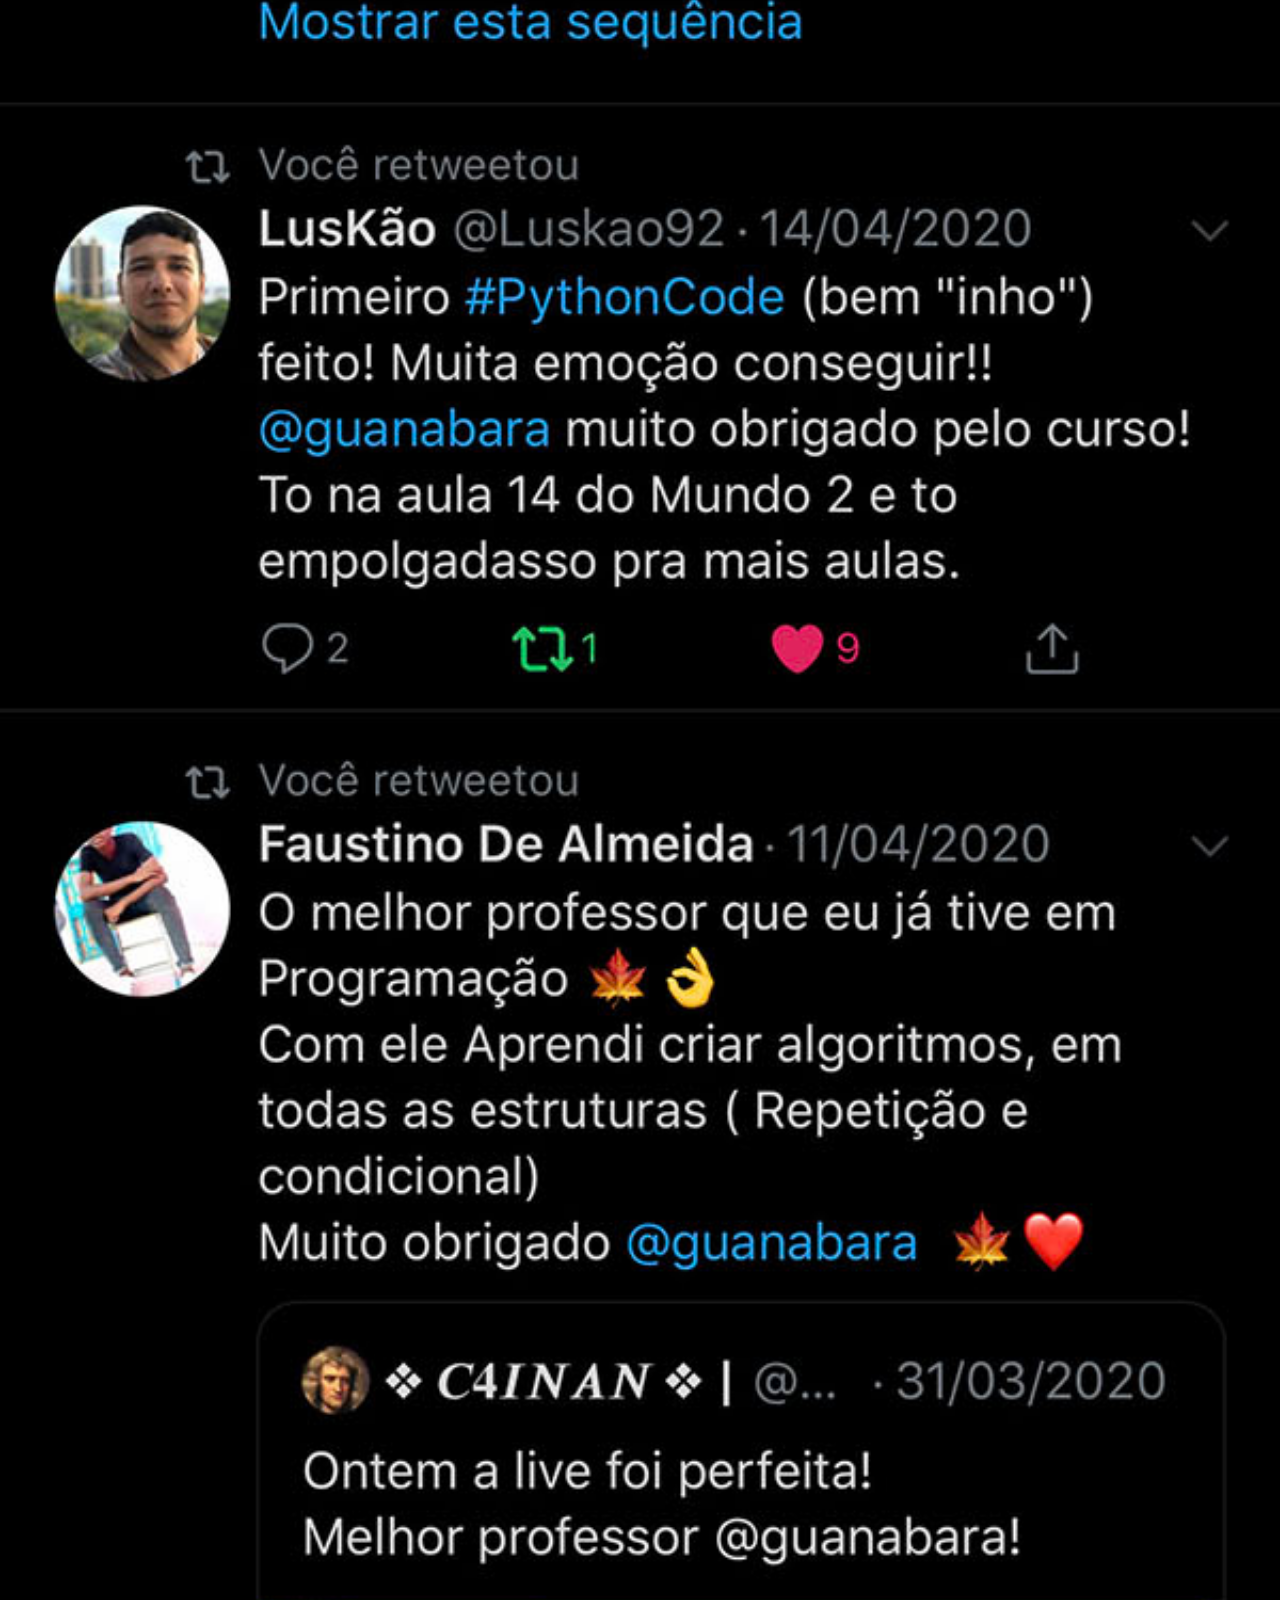
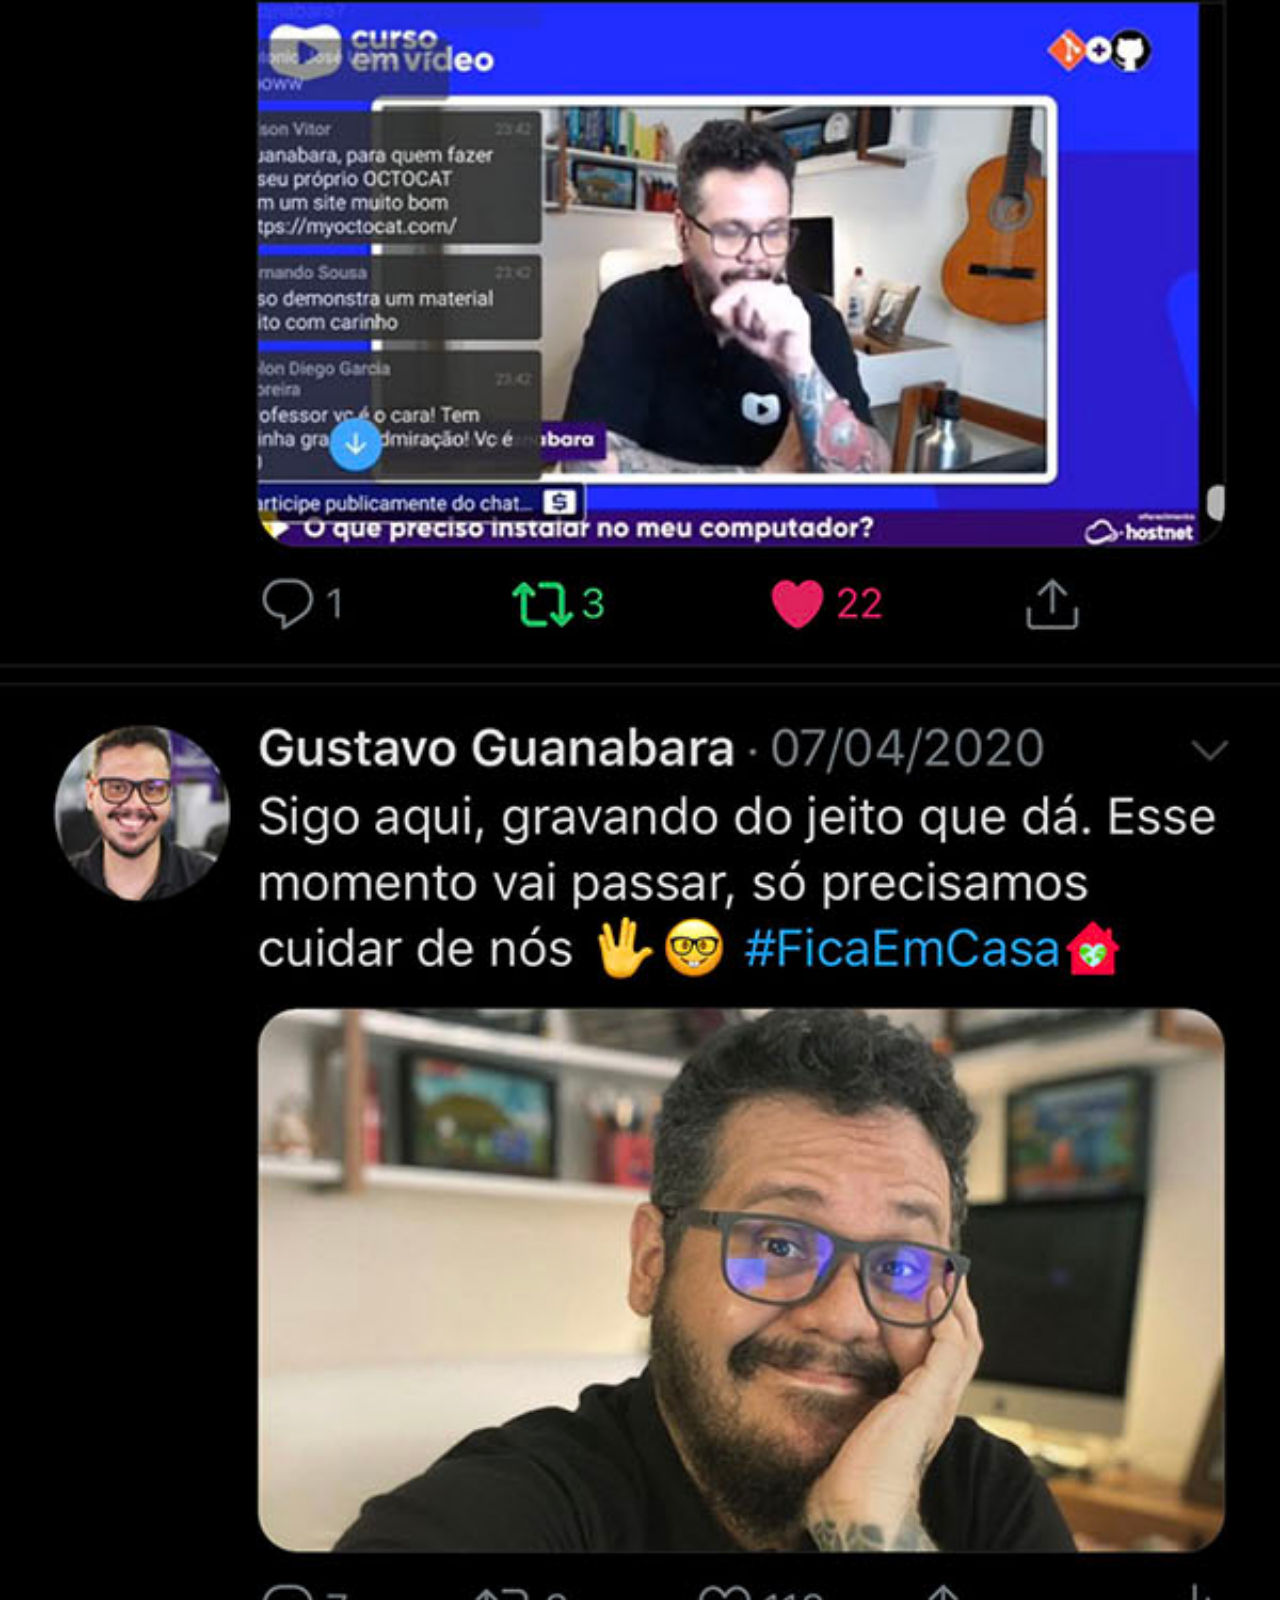
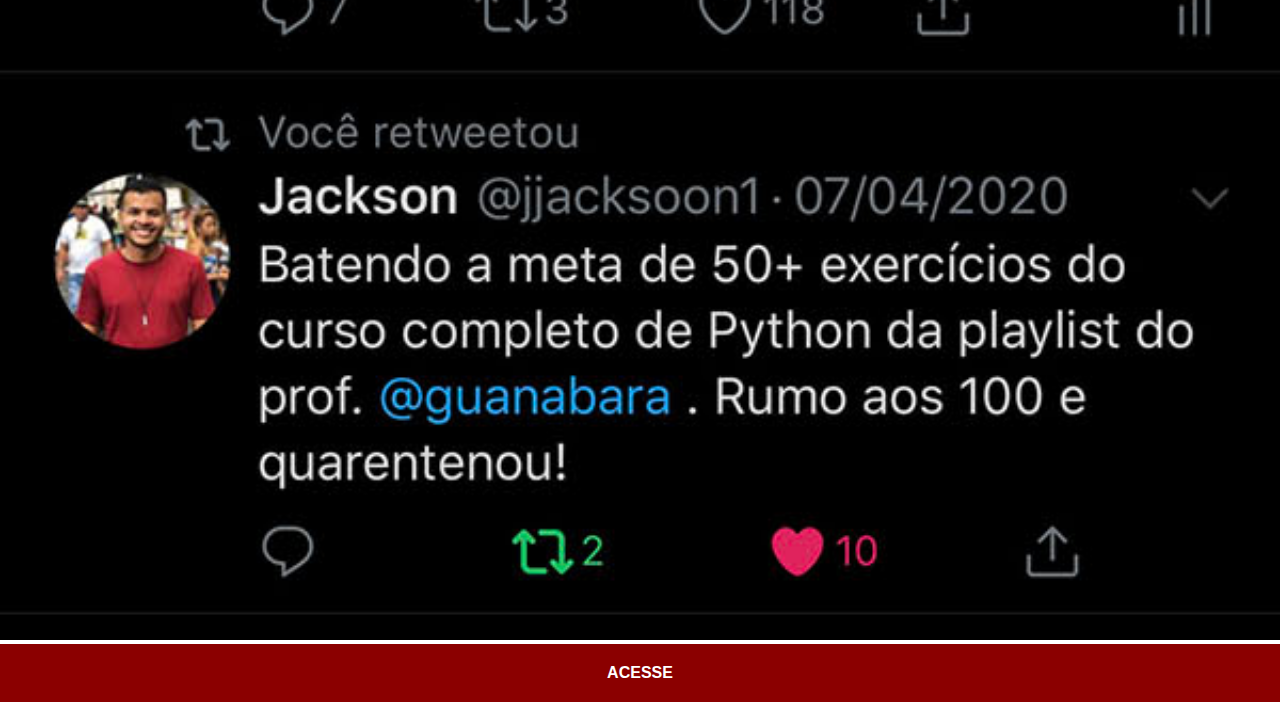
<file: twitter.html>
<!DOCTYPE html>
<html lang="pt-br">
<head>
    <meta charset="UTF-8">
    <meta name="viewport" content="width=device-width, initial-scale=1.0">
    <title>Twitter</title>
    <link rel="stylesheet" href="estilos/social.css">
</head>
<body>
    <img src="imagens/tela-twitter.jpg" alt="Twitter">
    <a href="https://www.twitter.com/guanabara/" target="_blank">ACESSE</a>
</body>
</html>
</file>
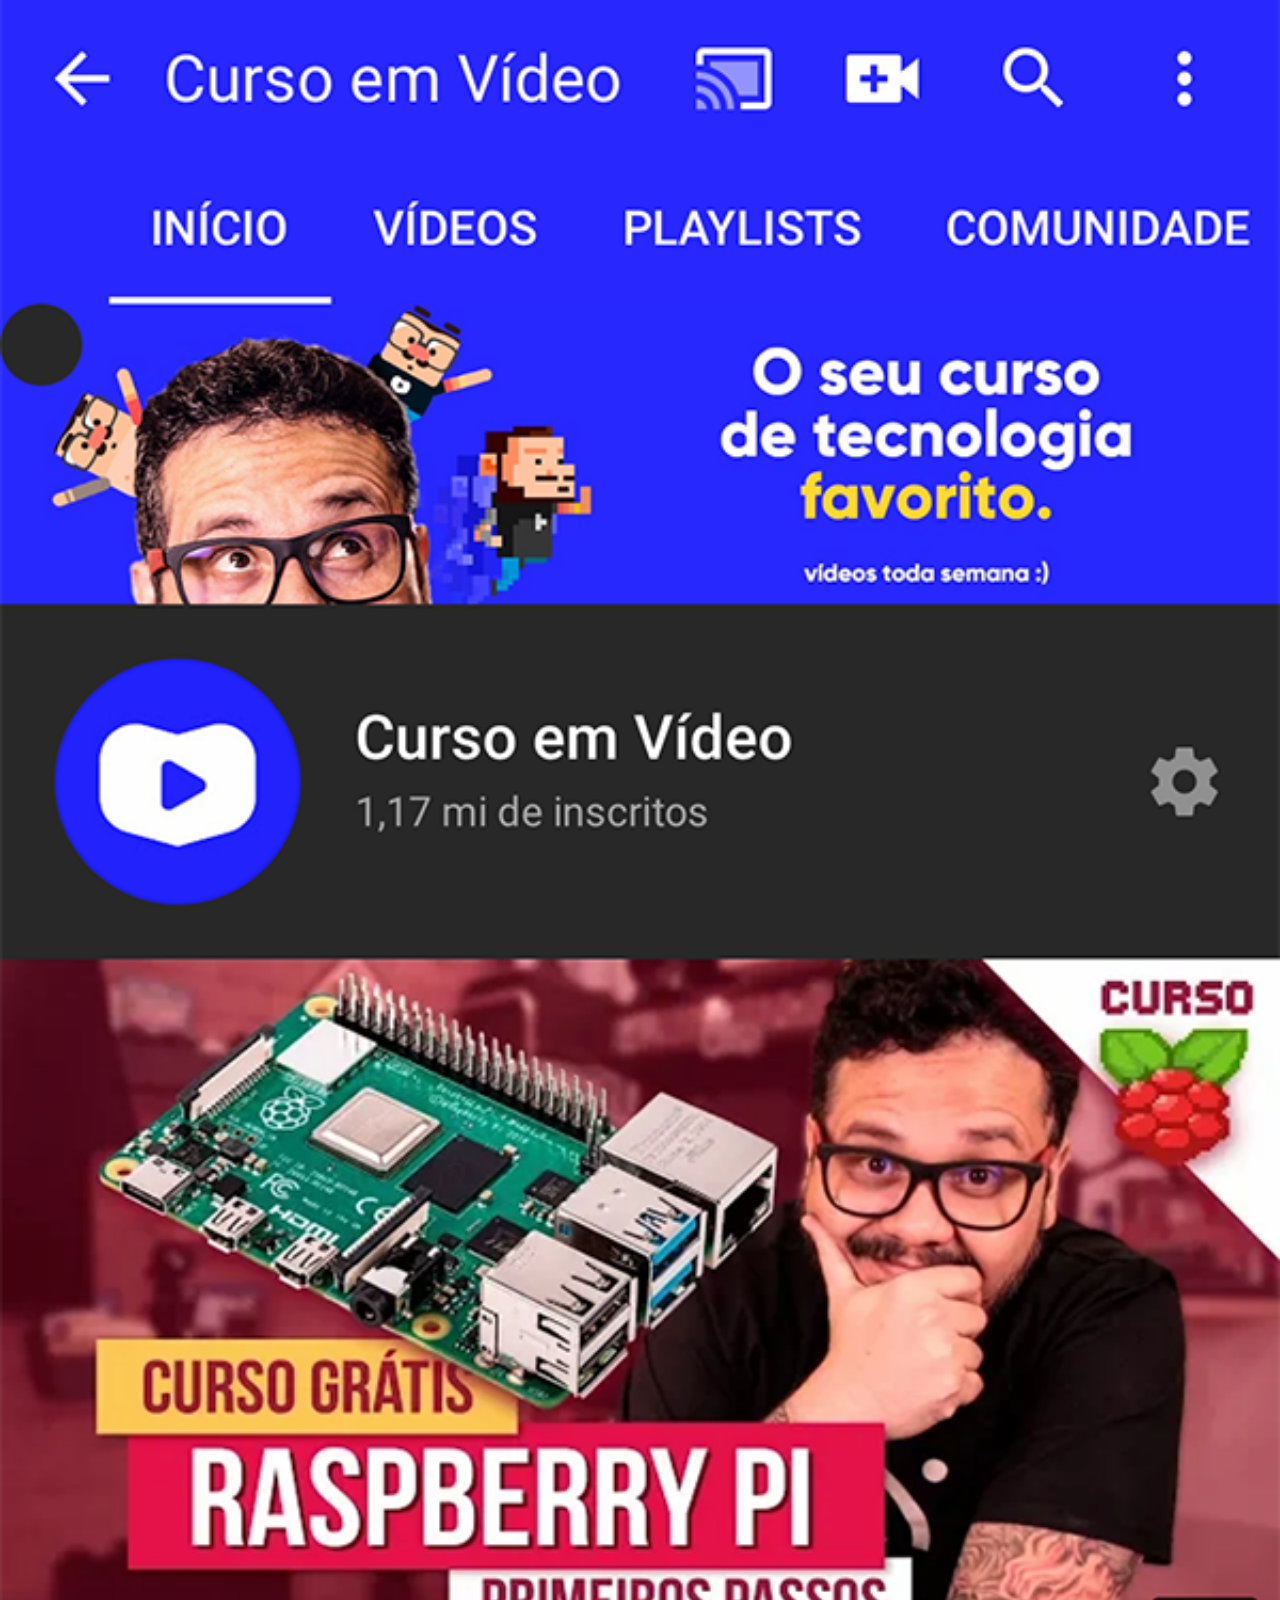
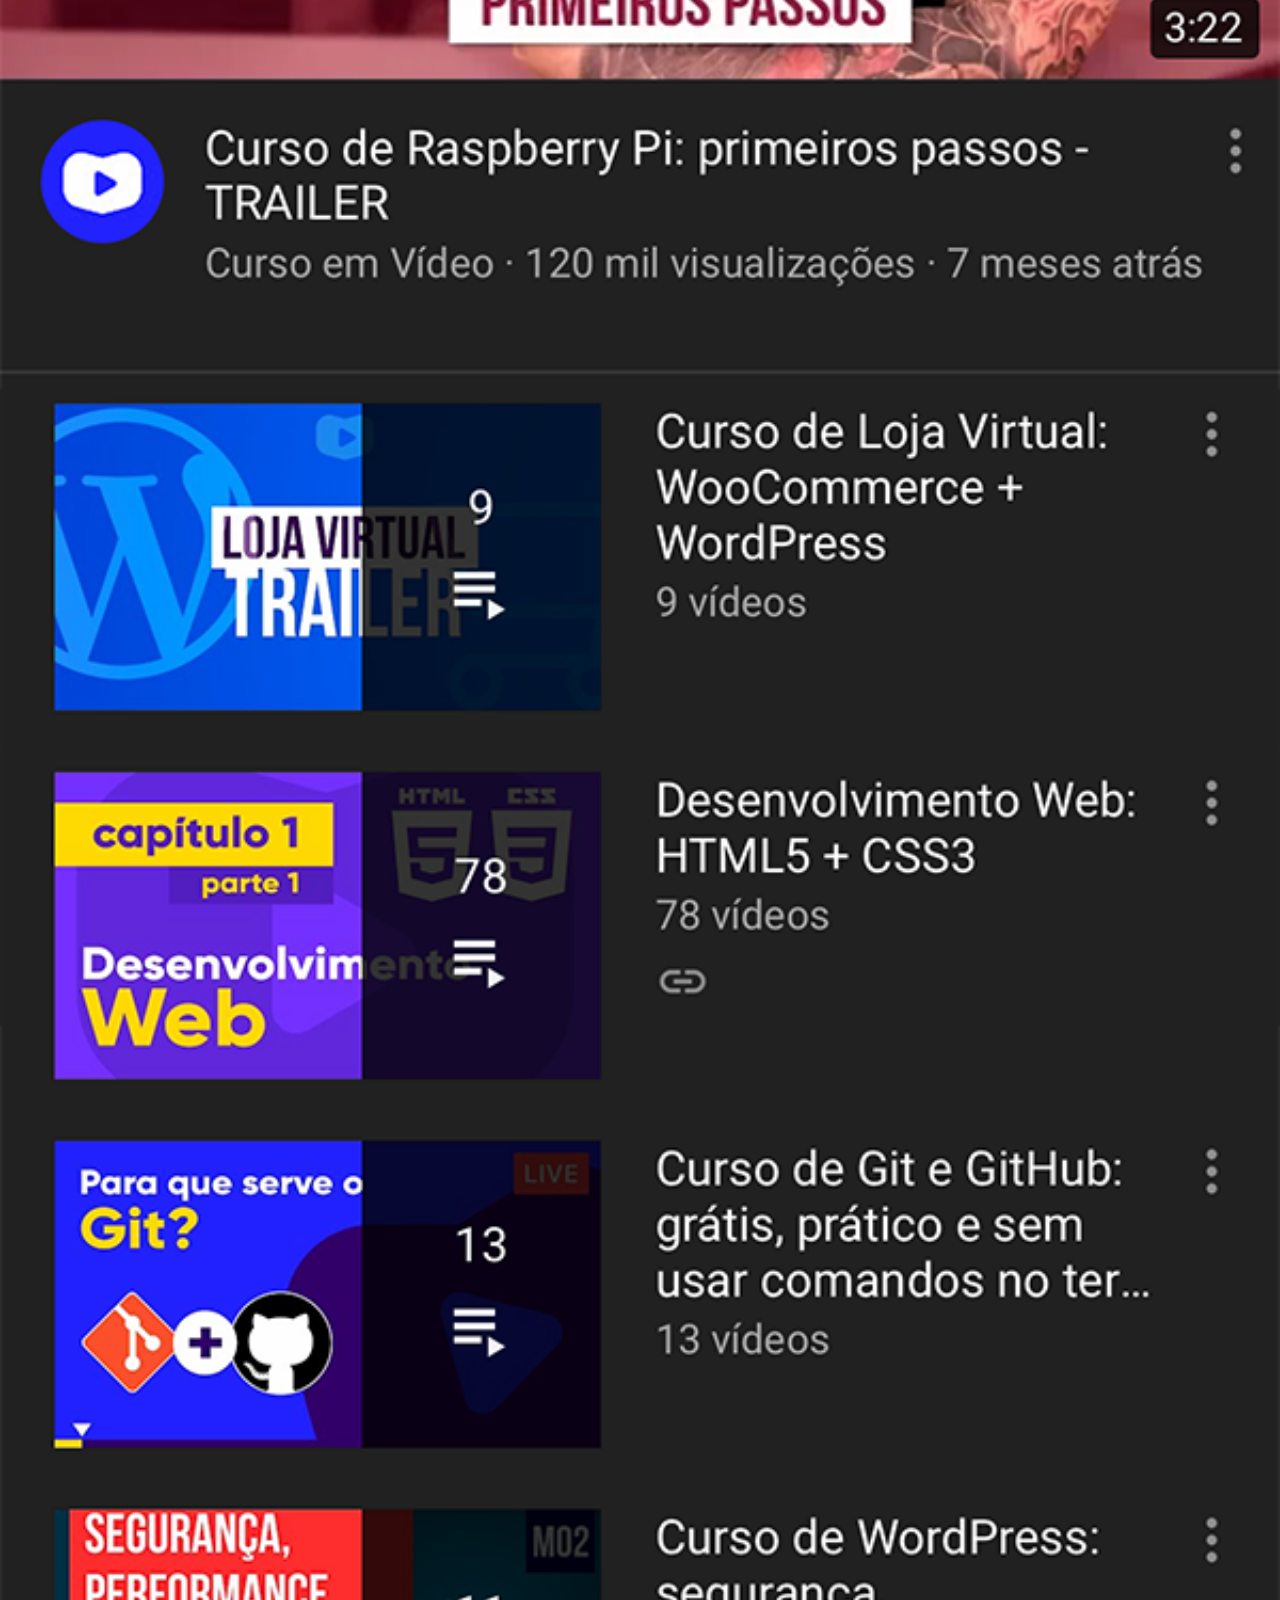
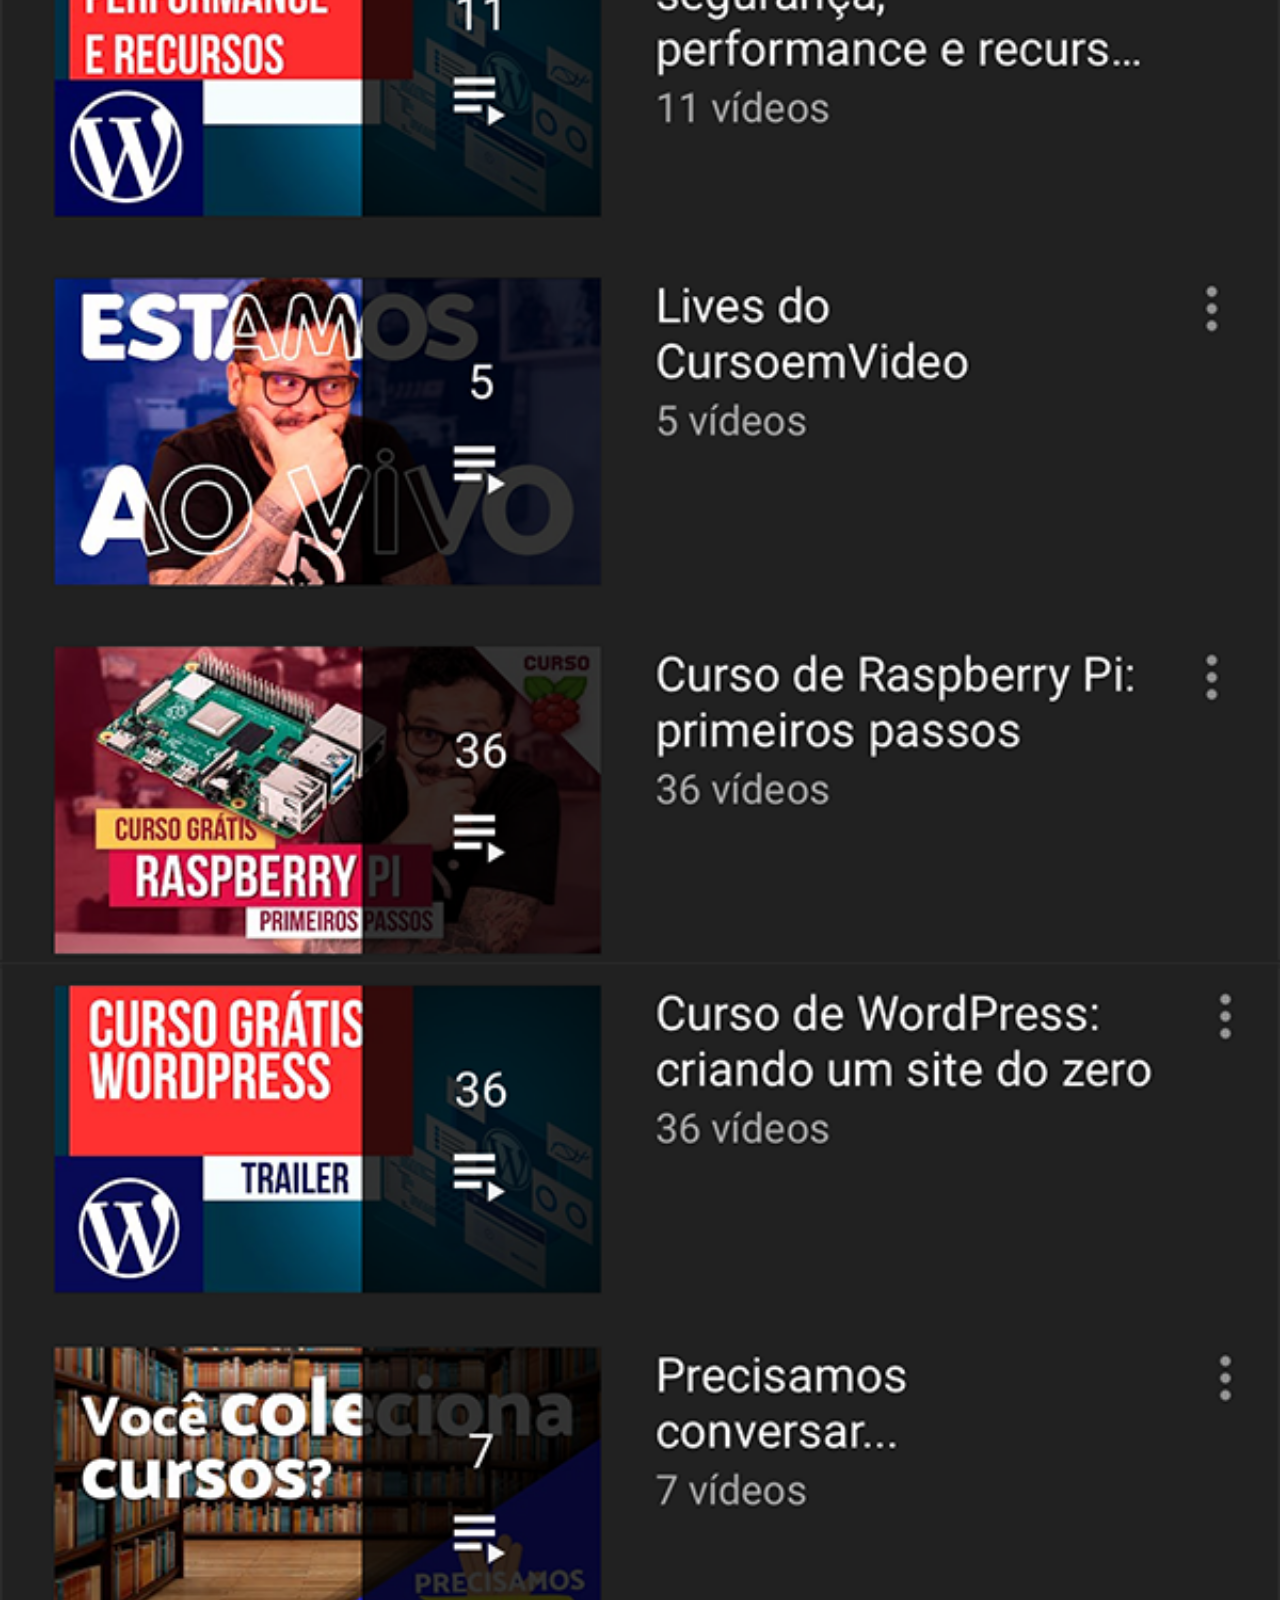
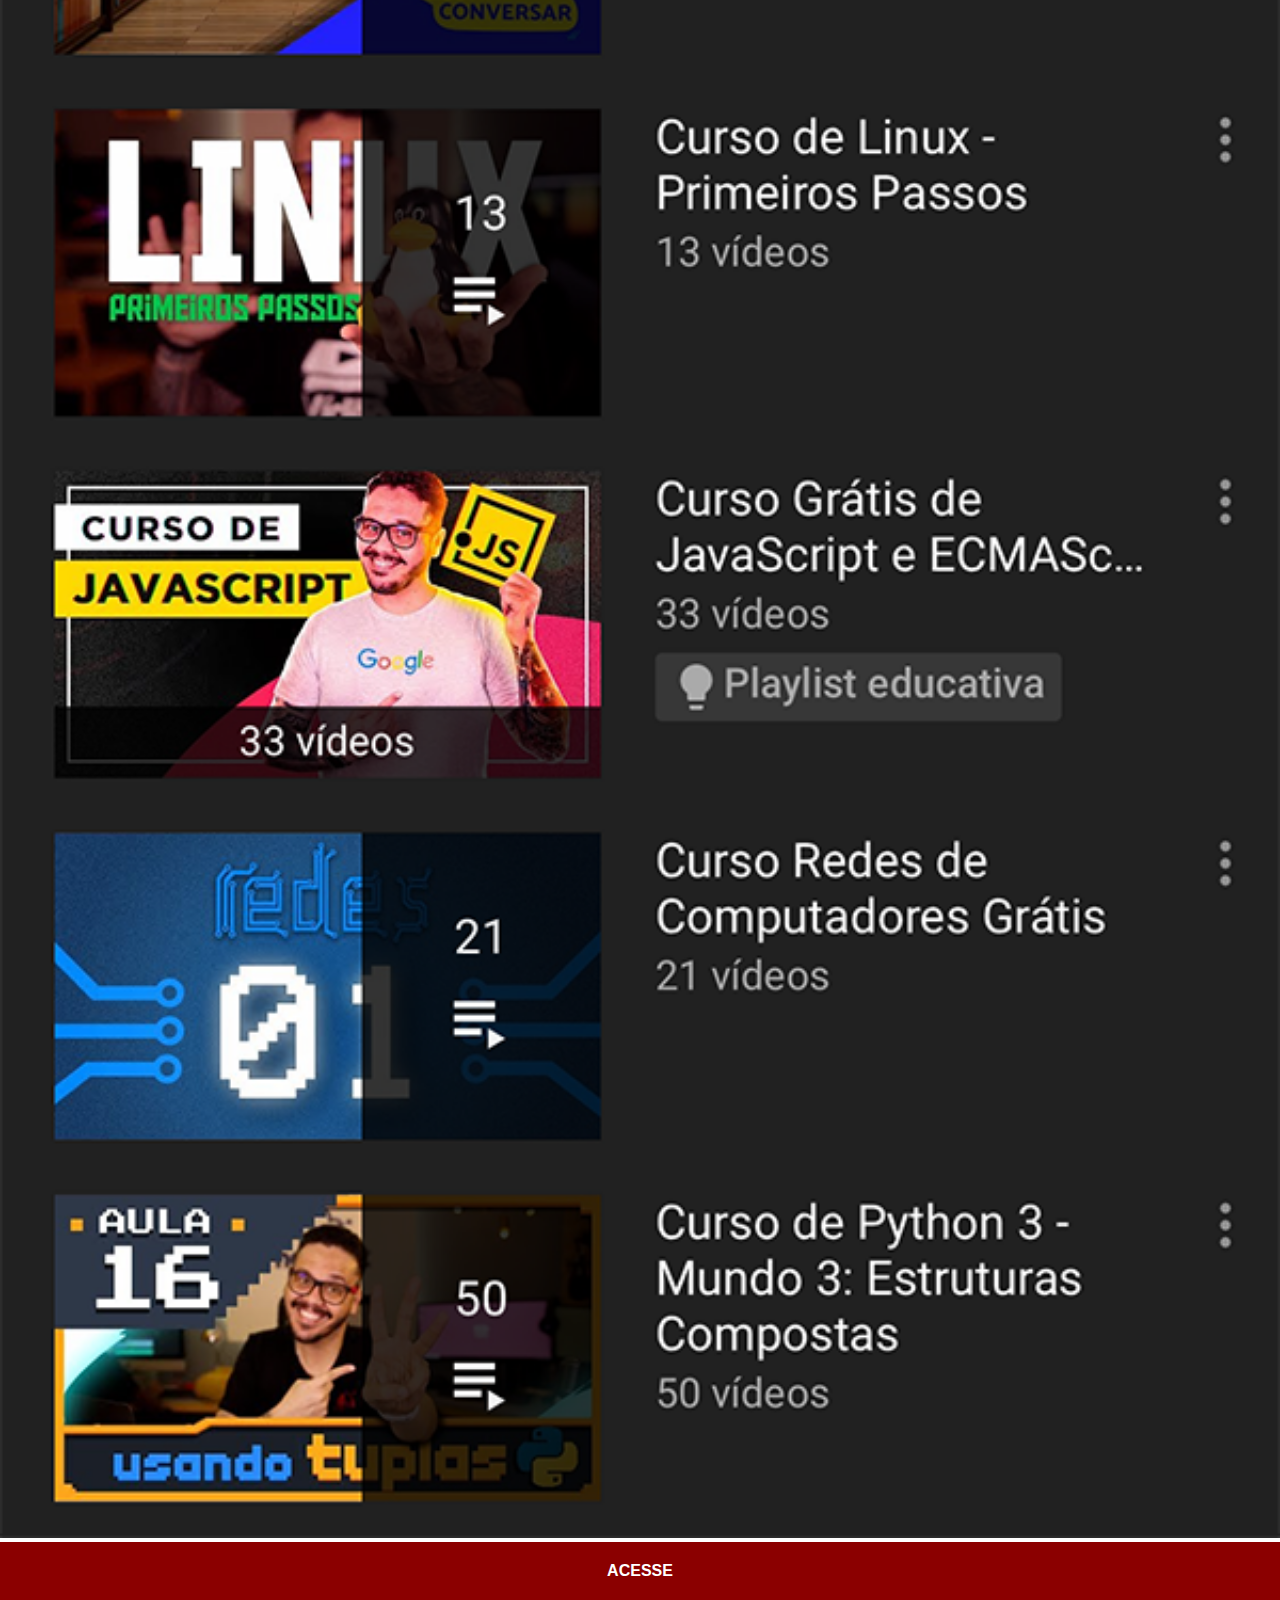
<file: youtube.html>
<!DOCTYPE html>
<html lang="pt-br">
<head>
    <meta charset="UTF-8">
    <meta name="viewport" content="width=device-width, initial-scale=1.0">
    <title>YouTube</title>
    <link rel="stylesheet" href="estilos/social.css">
</head>
<body>
    <img src="imagens/tela-youtube.png" alt="YouTube">
    <a href="https://www.youtube.com/user/cursosemvideo/playlists" target="_blank">ACESSE</a>
</body>
</html>
</file>
<file: estilos/style.css>
@charset "UTF-8";

* {
    margin: 0px;
    padding: 0px;
    font-family: Arial, Helvetica, sans-serif;
}

html, body {
    height: 100vh;
    width: 100vw;
    background-color: black;
}

body {
    background: url('../imagens/fundo-madeira.jpg') no-repeat top center;
    background-size: cover;
    background-attachment: fixed;   
}

main {
    position: relative;
    height: 100vh;  
}

section#telefone {
    position: absolute;
    top: 50%;
    left: 50%;
    transform: translate(-50%, -50%);

    height: 627px;
    width: 311px;
    background: url('../imagens/frame-iphone.png') no-repeat;
}

iframe#tela {
    position: relative;
    top: 80px;
    left: 22px;
    width: 267px;
    height: 471px;
}

section#redes-sociais {
    text-align: right;
}

section#redes-sociais img {
    width: 50px;
    margin: 10px;
    border-radius: 50%;
    box-shadow: 2px 2px 5px rgba(0, 0, 0, 0.400);
    box-sizing: border-box;
}

section#redes-sociais img:hover {
    border: 2px solid rgba(255, 255, 255, 0.637);
    transform: translate(-3px, -3px);  
    box-shadow: 5px 5px 10px rgba(0, 0, 0, 0.623);
    transition: transform .3s, border 1s;
}
</file>
<file: estilos/social.css>
@charset "UTF-8";

* {
    margin: 0px;
    padding: 0px;
    font-family: Arial, Helvetica, sans-serif;
}

::-webkit-scrollbar {
    width: 0px;
    height: 0px;
}
img {
    width: 100vw;

}

a {
    display: block;
    background-color: darkred;
    color: white;
    padding: 20px;
    text-align: center;
    font-weight: bolder;
    text-decoration: none;


}
a:hover {
    background-color: red;
}
</file>
